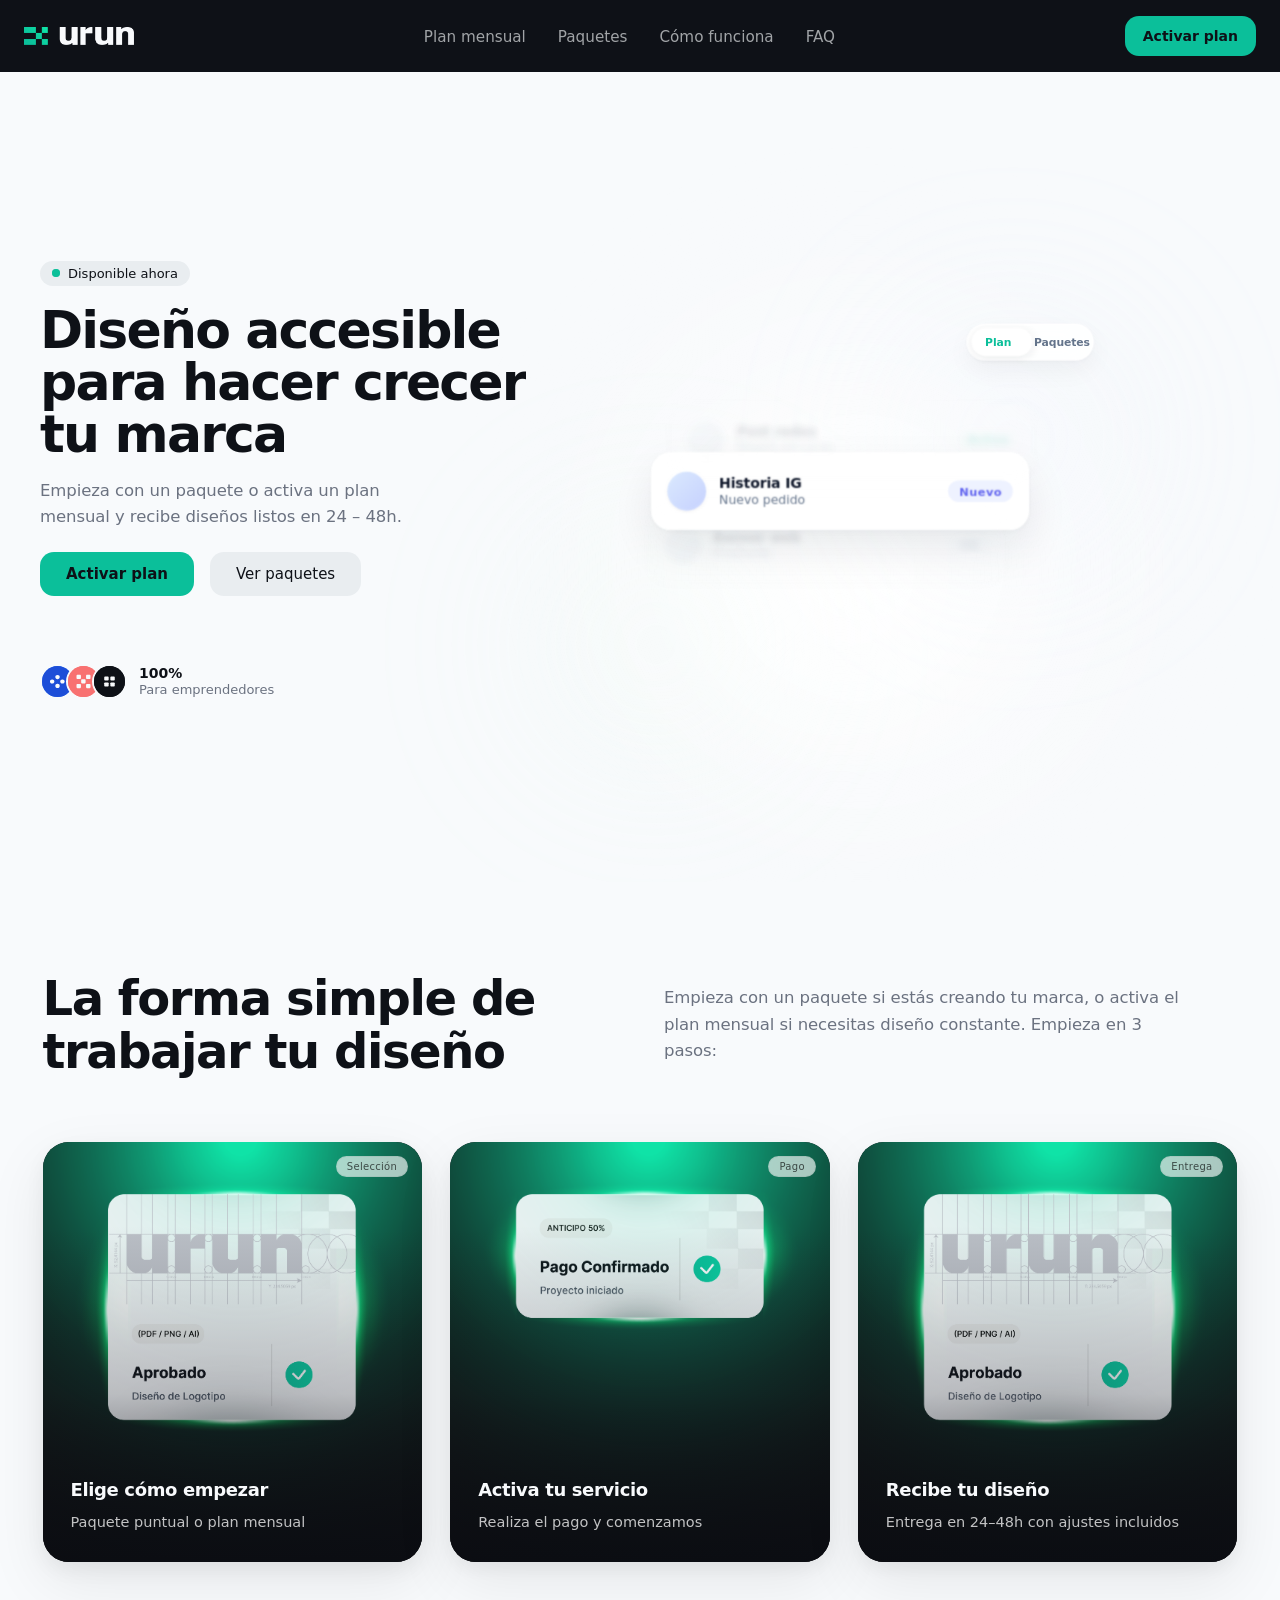
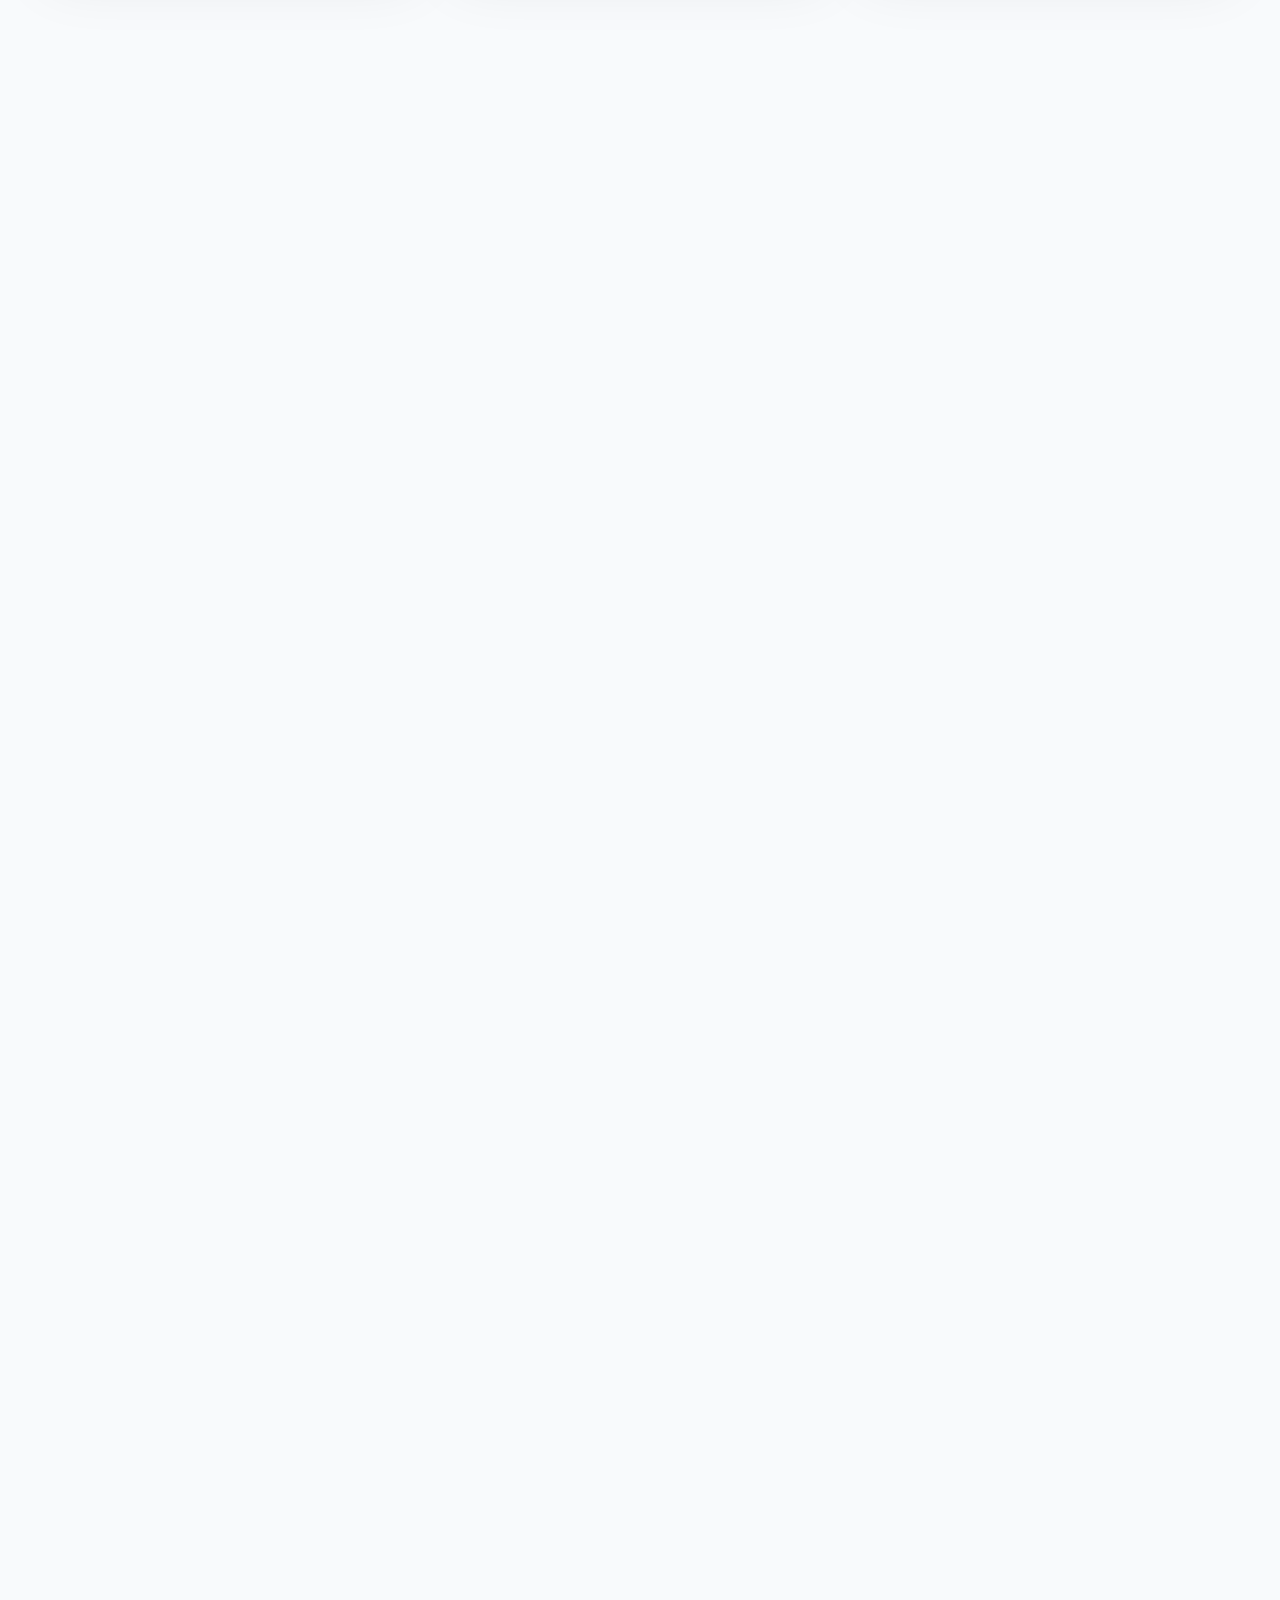
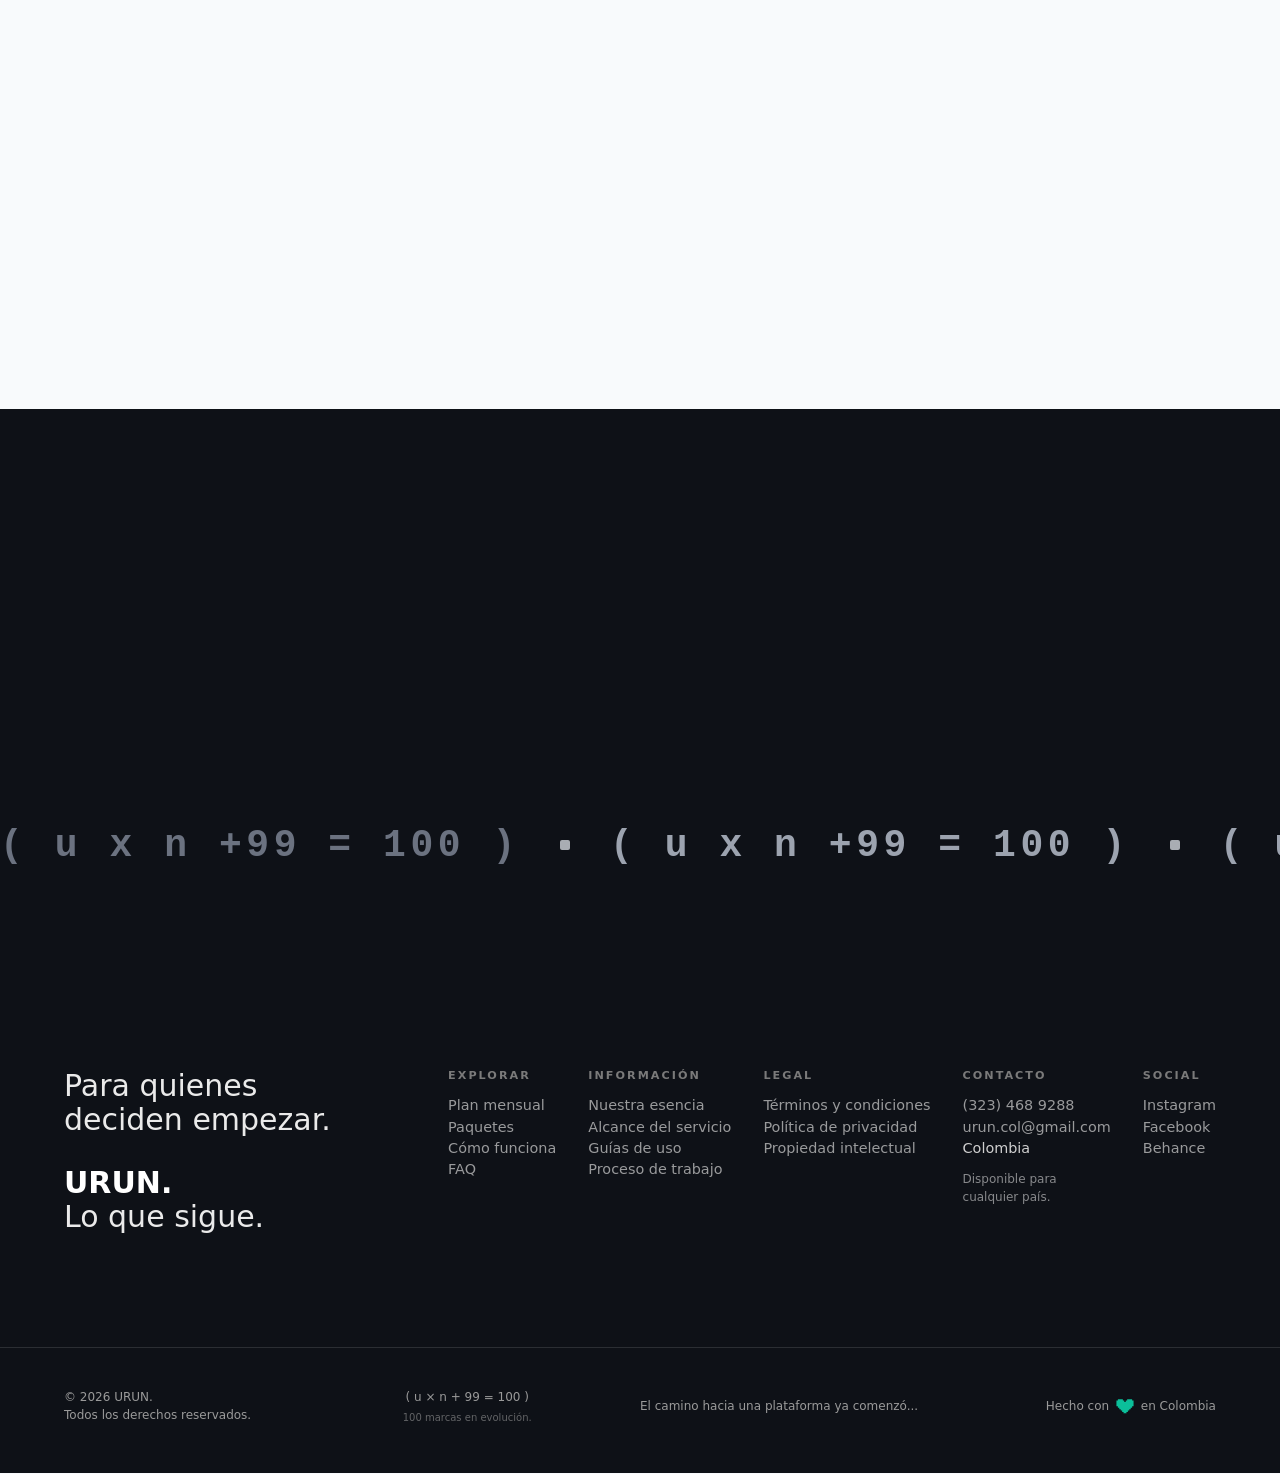
<file: estilo/index.html>
<!DOCTYPE html>
<html lang="es">

<head>
    <meta charset="UTF-8">
    <meta name="viewport" content="width=device-width, initial-scale=1.0">
    <meta http-equiv="X-UA-Compatible" content="ie=edge">
    <title>URUN | Diseño accesible para hacer crecer tu marca</title>
    
    <!-- Fuentes -->
    <link href="https://fonts.googleapis.com/css2?family=Poppins:wght@400;600&display=swap" rel="stylesheet">

    <!-- Estilos CSS -->
    <link rel="stylesheet" href="./style.css">

    <link rel="icon" type="image/svg+xml" href="assets/FAWEB.svg">


</head>

<body>


  <header class="navbar" >
  <nav class="nav-container">

    <a href="#inicio" class="logo">
      <img src="assets/Logo urun.png" alt="URUN" />
    </a>


    <!-- Botón hamburguesa -->
    <button class="menu-toggle" aria-label="Abrir menú">
      <span></span>
      <span></span>
      <span></span>
    </button>





    <!-- Links -->
    <ul class="nav-links">
      <li><a href="#plan-mensual">Plan mensual</a></li>
      <li><a href="#paquetes">Paquetes</a></li>
      <li><a href="#como-funciona">Cómo funciona</a></li>
      <li><a href="#faq">FAQ</a></li>


      
    </ul>

    <!-- CTA -->
   <a 
href="https://wa.me/573234689288?text=Hola,%20estoy%20interesad@%20en%20activar%20el%20plan%20mensual.%20Me%20gustaría%20recibir%20más%20información."
class="btn-nav" target="_blank">
  Activar plan
</a>

  </nav>
</header>



<!-- HERO -->
<section class="hero"  id="inicio">
 <div class="hero-video-box urun-sim" id="heroSim">

  <!-- glow -->
  <div class="urun-glow glow-1"></div>
  <div class="urun-glow glow-2"></div>

  <div class="urun-top">

   

    <label class="urun-switch">

  <input type="checkbox" id="autoSwitch">

  <span class="urun-slider"></span>

  <span class="urun-switch-text left">
    Plan
  </span>

  <span class="urun-switch-text right">
    Paquetes
  </span>

</label>

  </div>

  <div class="urun-simulator simulator-plan" id="simulator">

    <div class="urun-container">

     

      <!-- PLAN -->
      <div class="urun-plan">

        <div class="urun-card top">
          <div class="urun-avatar"></div>

          <div class="urun-info">
            <span>Post redes</span>
            <small>Diseño en curso</small>
          </div>

          <div class="urun-tag">
            Activo
          </div>
        </div>

        <div class="urun-card active">
          <div class="urun-avatar blue"></div>

          <div class="urun-info">
            <span>Historia IG</span>
            <small>Nuevo pedido</small>
          </div>

          <div class="urun-tag new">
            Nuevo
          </div>
        </div>

        <div class="urun-card bottom">
          <div class="urun-avatar"></div>

          <div class="urun-info">
            <span>Banner web</span>
            <small>Finalizado</small>
          </div>

          <div class="urun-tag muted">
            OK
          </div>
        </div>

      </div>

      <!-- PAQUETES -->
      <div class="urun-packages">

        <div class="urun-package top">
          <small>Social</small>
          <strong>$20k</strong>
        </div>

        <div class="urun-package active">
          <small>Branding</small>
          <strong>$80k</strong>
        </div>

        <div class="urun-package bottom">
          <small>Web</small>
          <strong>$30k</strong>
        </div>

      </div>

    </div>

  </div>

</div>

  <div class="hero-container">
    <div class="hero-content">
      <div class="badge">
        <span class="dot"></span>
        Disponible ahora
      </div>

      <h1 class="hero-title">
  Diseño accesible <br>para hacer crecer <br>
  <span>tu marca</span>
</h1>

      <p class="hero-text">
        Empieza con un paquete o activa un plan mensual y recibe diseños listos en 24  – 48h.
      </p>

      <div class="hero-actions">
        <a href="#plan-mensual" class="btn-header">Activar plan</a>
        <a href="#paquetes" class="btn-paquetes">Ver paquetes</a>
      </div>

      <div class="trust-section">
        <div class="avatars">
          <img src="./assets/vm-29.svg" alt="">
          <img src="./assets/dw.svg" alt="">
          <img src="./assets/REDESSOCIALES.svg" alt="">
          
        </div>

        <div class="trust-info">
          <div class="trust-number">100%</div>
          <p class="trust-text">Para emprendedores</p>
        </div>
      </div>

    </div>
  </div>

</section>




































<!--COMO FUNCIONA-->

<section class="how-it-works" id="como-funciona" aria-labelledby="how-title">
  <div class="how-inner">

    <!-- Introducción -->
    <div class="how-intro reveal" >
      <div class="how-intro-left">
        <h2 id="how-title" class="how-title">
        La forma simple de trabajar tu diseño
        </h2>
      </div>

      <div class="how-intro-right">
        <p class="how-intro-paragraph">
       Empieza con un paquete si estás creando tu marca, o activa 
       el plan mensual si necesitas diseño constante. Empieza en 3 pasos:
        </p>
      </div>
    </div>

    <!-- Tarjetas -->
    <div class="how-cards  " role="list">

      <!-- CARD 1 -->
      <article class="how-card card-1 reveal   " role="listitem">
        <div class="card-media">
          <img src="./assets/entrega.png" loading="lazy" alt="Elegir paquete" />
        </div>

     
        <!-- ETIQUETA -->
        <span class="card-tag  ">Selección</span>

        <div class="card-content">
          <h3>Elige cómo empezar</h3>
          <p>Paquete puntual o plan mensual</p>
        </div>
      </article>

      <!-- CARD 2 -->
      <article class="how-card card-2  reveal  " role="listitem">
        <div class="card-media">
          <img src="./assets/pago.png" loading="lazy" alt="Realizar anticipo" />
        </div>

      

        <!-- ETIQUETA -->
        <span class="card-tag">Pago</span>

        <div class="card-content">
          <h3>Activa tu servicio</h3>
          <p>Realiza el pago y comenzamos</p>
        </div>
      </article>

      <!-- CARD 3 -->
      <article class="how-card card-3  reveal  " role="listitem">
        <div class="card-media">
          <img src="./assets/entrega.png" loading="lazy" alt="Recibir diseño" />
        </div>


        <!-- ETIQUETA -->
        <span class="card-tag">Entrega</span>

        <div class="card-content">
          <h3>Recibe tu diseño</h3>
          <p>Entrega en 24–48h con ajustes incluidos</p>
        </div>
      </article>

    </div>
  </div>
</section>





       <!-- PLAN MENSUAL -->

<section class="plan-mensual   reveal  "   >

  <div class="encabezado-plan reveal ">

    <div class="plan-badge">
      PLAN MENSUAL
    </div>

    <h2 class="titulo-plan">
      <span class="linea-1">Diseño continuo</span>
      <span class="linea-2">
        para <span class="gris">marcas activas</span>
      </span>
    </h2>

    <p class="plan-text" id="plan-mensual">
Dale continuidad a tu marca con diseño profesional cada mes. </p>
  </div>

  <div class="contenedor-plan" >
    <div class="layout-plan">

      <div class="caja-bordes reveal ">

        <!-- IZQUIERDA -->
        <div class="lado-izquierdo">
          <div class="servicios">

            <!-- PREVIEW -->
            <div class="preview-ui">

              <div class="card-ui blur top">
  <div class="avatar-ui"></div>
  <div class="info-ui">
    <span class="name-ui">Solicitud</span>
    <span class="mail-ui">Listo para iniciar</span>
  </div>
  <span class="tag-ui tag-nuevo">Nuevo</span>
</div>

<div class="card-ui active">
  <div class="avatar-ui"></div>
  <div class="info-ui">
    <span class="name-ui">Post redes</span>
    <span class="mail-ui">Diseño en curso</span>
  </div>
  <span class="tag-ui tag-activo">Activo</span>
  <div class="cursor-ui"></div>
</div>

<div class="card-ui blur bottom">
  <div class="avatar-ui"></div>
  <div class="info-ui">
    <span class="name-ui">Logo</span>
    <span class="mail-ui">Listo para entrega</span>
  </div>
  <span class="tag-ui tag-ok">OK</span>
</div>

            </div>

            <span class="titulo-servicios">¿Qué puedes solicitar?</span>

            <div class="etiquetas-servicios">
              
              <span>Logotipos</span>
              <span>Post para redes</span>
              <span>Historias y reels gráficos</span>
              <span>Flyers y piezas publicitarias</span>
              <span>Banners y anuncios</span>
              <span>Presentaciones</span>
              <span>Diseño web (UI en Figma)</span>
              <span>Landing pages (Diseño)</span>
              <span>Iconos y gráficos</span>
              <span>Adaptaciones de piezas</span>
              <span>Material para impresión</span>
              <a 
  href="https://wa.me/573234689288?text=Hola,%20estoy%20interesado%20en%20el%20plan%20mensual.%20%C2%BFQu%C3%A9%20otros%20servicios%20puedo%20solicitar%20dentro%20del%20plan?"
  target="_blank"
  rel="noopener noreferrer"
  class="chip-suave"
>
  + solicitudes dentro del alcance
</a>
            </div>

          </div>
        </div>

        <!-- DERECHA -->
        <div class="lado-derecho">

          <span class="badge-plan">Activo</span>

          <h3 class="titulo-plan-card">Plan mensual</h3>
          <p class="subtitulo-card">Diseño todo el mes</p>

          <div class="linea-divisora"></div>

          <div class="precio-plan">
            <span class="valor">$1.000.000</span>
            <span class="moneda">COP / mes</span>
          </div>

          <div class="linea-divisora"></div>

          <div class="caracteristicas-plan">
            <div>
              <p>Solicitud durante todo el mes</p>
              <p>Una solicitud activa a la vez</p>
              <p>Entrega promedio 24–48h</p>
            </div>

            <div>
              <p>Ajustes incluidos</p>
              <p>Trabajo sobre una marca</p>
              <p>Flujo de trabajo continuo</p>
            </div>
          </div>

          <div class="linea-divisora"></div>

<a 
href="https://wa.me/573234689288?text=Hola,%20estoy%20interesad@%20en%20activar%20el%20plan%20mensual.%20Me%20gustaría%20recibir%20más%20información."
class="boton-principal" target="_blank">
Activar plan mensual
</a>
          <p class="texto-global">
            Disponible para trabajar con marcas de cualquier país.
          </p>

        </div>

      </div>

    </div>
  </div>

</section>






<!-- PAQUETES -->

<section class="pk-section   reveal " >

  <div class="pk-header reveal ">

    <div class="plan-badge" >
      PAQUETES
    </div>

    <h2 class="titulo-plan"  id="paquetes">
      <span class="linea-1">Diseño puntual</span>
      <span class="linea-2">
        para <span class="gris">marcas en inicio</span>
      </span>
    </h2>

   <p class="plan-text desktop-text">
  Solicita piezas específicas cuando las necesites. Sin compromisos mensuales y con resultados listos para usar.
</p>


<!-- =====================================
     EXPERIENCIA MÓVIL
===================================== -->


<p class="plan-text mobile-text">
   Solicita servicios específicos sin <br> pagos mensuales.
</p>

  </div>



<!-- =====================================
     EXPERIENCIA MÓVIL
===================================== -->
<!-- =====================================================
     NAVEGACIÓN DE CATEGORÍAS MÓVIL
====================================================== -->
<div class="pk-mobile-navigation">

    <div class="pk-mobile-navigation-header">

        <span>
            Servicios
        </span>

        <strong>
            Elige una categoría
        </strong>

        <small class="pk-mobile-hint">
            Desliza para ver más categorías →
        </small>

    </div>

    <div 
    class="pk-mobile-category-list"
    id="pkMobileCategoryList">

        <!--
            JS podrá reutilizar aquí
            las categorías existentes
        -->

    </div>

</div>


<!-- Overlay -->

<div
class="pk-mobile-overlay"
id="pkOverlay">
</div>


<!-- =====================================================
     BOTTOM SHEET
====================================================== -->

<div
class="pk-mobile-sheet"
id="pkSheet">

    <div class="pk-sheet-handle"></div>

    <div class="pk-sheet-header">

        <div>

            <span class="pk-sheet-label">
                Servicios
            </span>

            <h3>
                ¿Qué necesitas diseñar?
            </h3>

        </div>

        <button
        id="pkCloseSelector"
        class="pk-sheet-close">

            ✕

        </button>

    </div>

    <div
    class="pk-mobile-menu"
    id="pkMobileMenu">
    </div>

</div>

<!-- =====================================================
     FINAL DE LA EXPERIENCIA MOVIL
====================================================== -->





  <div class="pk-container">


    <!-- SIDEBAR -->
    <aside class="pk-sidebar reveal " >

      <div class="pk-filter-card">

  <div class="pk-menu" >

          <!-- BRANDING -->
          <div class="pk-group active" >

            <button class="pk-group-title" type="button">

              <span class="pk-group-label">Crear mi marca</span>

              <span class="pk-chevron-wrap">
                <span class="pk-chevron">+</span>
              </span>

            </button>

            <div class="pk-group-items">

              <div class="pk-item active" data-pk="webflow">
                <span>Diseño de logotipo</span>
                <small>3</small>
              </div>

              <div class="pk-item" data-pk="marca">
                <span>Creación de marca</span>
                <small>4</small>
              </div>

              <div class="pk-item" data-pk="rediseño">
                <span>Rediseño de marca</span>
                <small>3</small>
              </div>

              <div class="pk-item" data-pk="identidad">
                <span>Identidad visual</span>
                <small>3</small>
              </div>

            </div>

          </div>

          <!-- CONTENIDO -->
          <div class="pk-group">

            <button class="pk-group-title" type="button">

              <span class="pk-group-label">Redes sociales</span>

              <span class="pk-chevron-wrap">
                <span class="pk-chevron">+</span>
              </span>

            </button>

            <div class="pk-group-items">

              <div class="pk-item" data-pk="framer">
                <span>Redes sociales</span>
                <small>5</small>
              </div>

              <div class="pk-item" data-pk="comercial">
                <span>Presentación comercial</span>
                <small>3</small>
              </div>

              <div class="pk-item" data-pk="video">
                <span>Video y motion</span>
                <small>3</small>
              </div>

            </div>

          </div>

          <!-- DIGITAL -->
          <div class="pk-group">

            <button class="pk-group-title" type="button">

              <span class="pk-group-label">Mi página web</span>

              <span class="pk-chevron-wrap">
                <span class="pk-chevron">+</span>
              </span>

            </button>

            <div class="pk-group-items">

              <div class="pk-item" data-pk="diseñoweb">
                <span>Diseño web</span>
                <small>3</small>
              </div>

              <div class="pk-item" data-pk="desarrollo">
                <span>Desarrollo web</span>
                <small>4</small>
              </div>

            </div>

          </div>

          <!-- IMPRESIÓN -->
          <div class="pk-group">

            <button class="pk-group-title" type="button">

              <span class="pk-group-label">Productos</span>

              <span class="pk-chevron-wrap">
                <span class="pk-chevron">+</span>
              </span>

            </button>

            <div class="pk-group-items">

              <div class="pk-item" data-pk="etiqueta">
                <span>Etiquetas y packaging</span>
                <small>2</small>
              </div>

            </div>

          </div>

          <!-- EXPRESS -->
          <div class="pk-group">

            <button class="pk-group-title" type="button">

              <span class="pk-group-label">Diseños rápidos</span>

              <span class="pk-chevron-wrap">
                <span class="pk-chevron">+</span>
              </span>

            </button>

            <div class="pk-group-items">

              <div class="pk-item" data-pk="rapido">
                <span>Diseño express</span>
                <small>1</small>
              </div>

            </div>

          </div>

        </div>

      </div>

    </aside>

    <!-- CONTENT -->
    <div class="pk-content reveal ">

      <div class="pk-carousel">

        <div class="pk-viewport">
          <div class="pk-track" id="pkTrack"></div>
        </div>

      <div class="pk-controls">

    <button class="pk-arrow pk-left">‹</button>

    <small class="pk-packages-hint">
        Desliza para ver más paquetes
    </small>

    <button class="pk-arrow pk-right">›</button>

</div>

      </div>

    </div>

 <div class="pk-scroll-fade bottom"></div>





</section>

<!-- FIN DE PAQUETES -->













<!-- VISION -->

<section class="vision reveal" id="esencia">

  <div class="vision-header reveal">

    <!-- DESKTOP -->
    <h2 class="titulo-plan vision-titulo desktop-vision-title">
      <span class="linea-1">+5 años acompañando marcas</span>
      <span class="linea-2">
        en <span class="gris">Colombia y otros países</span>
      </span>
    </h2>

   <!-- MOBILE -->
<h2 class="titulo-plan vision-titulo mobile-vision-title">
    <span class="linea-1">
        +5 años acompañando marcas en<span class="gris"> Colombia <br> y otros países</span> 
    </span>
    
  
</h2>

    <!-- DESKTOP -->
    <p class="vision-sub desktop-vision-sub">
      Ideas que comenzaron con una visión y hoy continúan creciendo.
    </p>

    <!-- MOBILE 
    <p class="vision-sub mobile-vision-sub">
      Historias reales construidas paso a paso.
    </p>-->

  </div>

  <div class="vision-wrapper">

    <!-- TOP -->

    <div class="vision-top reveal">

      <div class="vision-card">

        <div class="vision-icon">
          <img src="./assets/enfoque1.svg" class="vision-icon-img">
        </div>

        <div>

          <p class="vision-label">
            Actualmente
          </p>

          <h4>
            Diseño para emprendedores
          </h4>

          <div class="vision-meta">

            <span class="vision-dot">
              <span class="dot-square"></span>
            </span>

            <span>
              Paquetes | Plan Activo
            </span>

          </div>

        </div>

      </div>

      <div class="vision-card">

        <div class="vision-icon">
          <img src="./assets/actuall.svg" class="vision-icon-img">
        </div>

        <div>

          <p class="vision-label">
            Nuestro enfoque
          </p>

          <h4>
            Sistema de diseño
          </h4>

          <div class="vision-meta">

            <span class="vision-badge">
              Ecosistema
            </span>

            <span>
              (u × n + 99 = 100)
            </span>

          </div>

        </div>

      </div>

    </div>

    <!-- BOTTOM -->

    <div class="vision-bottom reveal">

      <!-- IZQUIERDA -->

     <div class="vision-box">

    <!-- DESKTOP -->
    <p class="vision-label desktop-only">
      
      CREEMOS
    </p>

    <!-- MOBILE -->
    

   <!-- DESKTOP -->
<h3 class="desktop-only">
  En quienes deciden empezar.
</h3>

<h3 class="mobile-only">
  Creemos en quienes <br> deciden empezar.
</h3>

    
   <p class="vision-intro desktop-only">
  Las grandes historias no comienzan <br> siendo grandes.
</p>

    <button
      class="vision-btn esencia-toggle"
      aria-expanded="false">

      <span class="vision-btn-text">
        Nuestra esencia
      </span>

      <span class="vision-toggle-icon">
        +
      </span>

    </button>

    <div class="vision-story">

      <div class="manifest-header">

        <span>
          MANIFIESTO URUN
        </span>

        <p>
          Una historia construida paso a paso.
        </p>

      </div>

          <div class="manifest-progress">
            <div class="manifest-progress-bar"></div>
          </div>

          <div class="manifest-reading">

            <div class="manifest-text">

              <p>
                Creemos en los pequeños negocios. En las ideas que comienzan en una libreta, en una habitación o en una conversación cualquiera.
                Creemos en quienes deciden empezar, incluso cuando todavía no tienen todo resuelto. Porque las grandes historias rara vez comienzan siendo grandes.
              </p>

              <p>
                Comienzan cuando alguien decide seguir adelante. Con una primera venta. Con un primer cliente. Con un pequeño espacio convertido en oficina.
                Con alguien que se atreve a imaginar una siguiente versión de sí mismo.
              </p>

              <p>
                Las que no esperan el momento perfecto. Las que hacen que las cosas sucedan.
                URUN existe para acompañar ese proceso. Para crecer junto a quienes están creando.
                Porque detrás de cada gran marca hubo un pequeño negocio que decidió no detenerse.
                Y siempre creemos que lo mejor está por venir.
              </p>

            </div>

            <div class="vision-final">

              <strong>URUN</strong>

              <span>Lo que sigue...</span>

            </div>

          </div>

        </div>

      </div>

      <!-- DERECHA -->

      <div class="vision-box">

        <p class="vision-label desktop-only">
          MARCAS EN EVOLUCIÓN
        </p>

        <h3>
          Historias reales.
        </h3>

        <p class="vision-intro">
          Acompañamos emprendedores y marcas <br>
          que hoy están construyendo su próxima etapa.
        </p>

        <a
          href="https://www.instagram.com/angelicatoloza.col/"
          class="vision-btn"
          target="_blank">

          <span class="vision-btn-text">
            Ver proyectos
          </span>

        </a>

      </div>

    </div>

  </div>

</section>










<!-- SECCION PREGUNTAS -->
<section class="faq-saas  reveal  " id="faq"  >

  <div class="faq-wrapper">

    <!-- HEADER -->
   <div class="faq-header reveal ">
 <span class="plan-badge">FAQ</span>
<h2 class="faq-title">Resolvemos tus dudas</h2>
</div>

    <div class="faq-layout">

      <!-- CATEGORÍAS -->
      <aside class="faq-sidebar reveal ">
        <button class="faq-tab active" data-category="empezar">Empezar</button>
        <button class="faq-tab" data-category="plan">Plan activo</button>
        <button class="faq-tab" data-category="paquetes">Paquetes</button>
        <button class="faq-tab" data-category="proceso">Proceso</button>
        <button class="faq-tab" data-category="soporte">Soporte</button>
      </aside>

      <!-- PREGUNTAS -->
      <div class="faq-questions reveal" id="faqQuestions"></div>

    </div>

  </div>

</section>





<section class="urun-final">

  <div class="urun-final-inner">

  <!-- TEXTO -->
  <div class="urun-final-text reveal ">

    

    <h2 class="titulo-plan cta-titulo">
      <span class="linea-1">Toda gran historia</span>
      <span class="linea-2">
        comienza con una <span class="gris">idea.</span>
      </span>
    </h2>

    <p class="final-text">
   Nos gustaría acompañarte
en lo que sigue
    </p>

    <div class="urun-final-buttons">
      <a 
href="https://wa.me/573234689288?text=Hola,%20estoy%20interesad@%20en%20empezar%20mi%20proyecto.%20Me%20gustaría%20recibir%20más%20información."
class="btn-header" target="_blank">
Empezar hoy
</a>
      <a href="#paquetes" class="btn-paquetes">Ver paquetes</a>
    </div>

  </div>


   <!-- ICONO -->
<div class="urun-final-visual reveal ">
  <div class="icon-wrap">
    <img src="./assets/icono de logo.png" loading="lazy" alt="URUN icono">
  </div>
</div>

  </div>

</section>














<!-- SECCION SUB MARCA CARRUSEL -->

<section class="formula-strip">
  <div class="formula-track">

    <span class="formula-text dark">( u x n +99 = 100 )</span>
    <span class="formula-sep"></span>

    <span class="formula-text light">( u x n +99 = 100 )</span>
    <span class="formula-sep"></span>

    <span class="formula-text light">( u x n +99 = 100 )</span>
    <span class="formula-sep"></span>

    <span class="formula-text dark">( u x n +99 = 100 )</span>
    <span class="formula-sep"></span>

    <span class="formula-text light">( u x n +99 = 100 )</span>
    <span class="formula-sep"></span>

    <span class="formula-text light">( u x n +99 = 100 )</span>

  </div>
</section>


















  <!-- SECCION FOOTER -->

<footer class="urun-footer">

  <div id="footer" class="urunf-top">

    <!-- MARCA -->

    <div class="urunf-brand">

      <p class="urunf-title">

        <span class="urunf-linea-1">
          Para quienes<br>
          deciden empezar.
        </span>

        <span class="urunf-separador"></span>

        <span class="urunf-brand-name">
          URUN.
        </span>

        <span class="urunf-linea-2">
          Lo que sigue.
        </span>

      </p>

    </div>

    <!-- COLUMNAS -->

    <div class="urunf-columns">

      <div class="urunf-col">

        <h5>Explorar</h5>

        <ul>
          <li><a href="#plan-mensual">Plan mensual</a></li>
          <li><a href="#paquetes">Paquetes</a></li>
          <li><a href="#como-funciona">Cómo funciona</a></li>
          <li><a href="#proyectos">FAQ</a></li>
        </ul>

      </div>

      <div class="urunf-col">

        <h5>Información</h5>

        <ul>
          <li><a href="nuestraesencia.html">Nuestra esencia</a></li>
          <li><a href="alcance.html">Alcance del servicio</a></li>
          <li><a href="guia.html">Guías de uso</a></li>
          <li><a href="proceso.html">Proceso de trabajo</a></li>
        </ul>

      </div>

      <div class="urunf-col">

        <h5>Legal</h5>

        <ul>
          <li><a href="terminos.html">Términos y condiciones</a></li>
          <li><a href="politica.html">Política de privacidad</a></li>
          <li><a href="intelectual.html">Propiedad intelectual</a></li>
        </ul>

      </div>

      <div class="urunf-col">

        <h5>Contacto</h5>

        <ul>
       <li>
  <a href="https://wa.me/573234689288?text=Hola%20URUN,%20quiero%20más%20información" target="_blank">
    (323) 468 9288
  </a>
</li>

<li>
  <a href="mailto:urun.col@gmail.com">
    urun.col@gmail.com
  </a>
</li>
          <li>Colombia</li>
        </ul>

        <small class="urunf-note">
          Disponible para <br> cualquier país.
        </small>

      </div>

      <div class="urunf-col">

        <h5>Social</h5>

        <ul>
         <li>
  <a href="https://www.instagram.com/angelicatoloza.col/" target="_blank" rel="noopener noreferrer">
    Instagram
  </a>
</li>

<li>
  <a href="https://www.facebook.com/angelicatoloza.col/" target="_blank" rel="noopener noreferrer">
    Facebook
  </a>
</li>

<li>
  <a href="https://www.behance.net/couftoloza" target="_blank" rel="noopener noreferrer">
    Behance
  </a>
</li>
        </ul>

      </div>

    </div>

  </div>

  <div class="urunf-divider"></div>

  <div class="urunf-bottom">

    <div class="urunf-item">
      © 2026 URUN.
      <br>
      Todos los derechos reservados.
    </div>

    <div class="urunf-item urunf-formula">
      <strong>( u × n + 99 = 100 )</strong>
      <small>100 marcas en evolución.</small>
    </div>

    <div class="urunf-item">
      El camino hacia una plataforma ya comenzó...
    </div>

     <div class="urunf-item urunf-right">
      Hecho con
      <img src="./assets/CORAZON PIXELADO.svg" class="urunf-heart"> <span class="colombia">en Colombia </span></div>  


  </div>

</footer>











 

    <!-- Scripts JS -->
    <script src="script.js"></script>
</body>

</html>
</file>
<file: estilo/style.css>
/* RESET BÁSICO */
* {
  margin: 0;
  padding: 0;
  box-sizing: border-box;
}

html{
  scroll-behavior:smooth;
}



:root {
  --color-fondo: #0e1117; 
  --color-fondo-claro: #f8fafc;
   --color-botones: #0bbf9a;
   --hover:#0fe3a7;
   --gris-claro:#f0f0f0;
--colordemenu:#919191;
  --color-parrafos:  #6B7280;
  --coloretiqueta:#e9edf0;
  ---colorhoveroscuro:#e5e7eb;
}



body {
  font-family: 'Inter', system-ui, sans-serif;
  color: var(--color-fondo-claro);
  min-height: 100vh;
  position: relative;



  
  /* FONDO BASE */
  background-color: var(--color-fondo-claro);

 
}



/* ===============================
   NAVBAR — TRANSLÚCIDO PREMIUM
================================ */

.navbar {
  width: 100%;
  padding: 16px 0;
  position: sticky;
  top: 0;
  z-index: 100;

  /* #1f1f1f convertido a traslúcido */
  background: var(--color-fondo);
  
}

/* Estado oculto */
.navbar.nav-hidden {
  opacity: 0;
}

/* ===============================
   CONTENEDOR ANCHO
================================ */
.nav-container {
  max-width: 1520px;
  margin: 0 auto;
  padding: 0 24px;

  display: flex;
  align-items: center;
  justify-content: space-between;
 
}

/* ===============================
   LOGO
================================ */
.logo {
  position: relative;
  display: flex;
  align-items: center;
}

.logo img {
  height: 18px;
  display: block;
}

/* TEXTO META */
.logo-meta {
  position: absolute;
  top: 100%;
  left: 0;

  margin-top: 5px;
  font-size: 11px;
  color: var(--color-parrafos); /* gris UI */
  white-space: nowrap;
  pointer-events: none;
}

@media (max-width: 768px) {
  .logo-meta {
    display: none;
  }
}

/* ===============================
   LINKS
================================ */
.nav-links {
  display: flex;
  gap: 32px;
  list-style: none;

  
}

.nav-links a {
  text-decoration: none;
  color: #A1A4A7;
  font-size: 0.95rem;
  position: relative;
  transition: color 0.25s ease;
 
}

/* Hover y activo */
.nav-links a:hover,
.nav-links a.active {
  color: var(--color-fondo-claro);
}

/* Línea activa product UI */
.nav-links a.active::after {
  content: "";
  position: absolute;
  left: 0;
  bottom: -6px;

  width: 100%;
  height: 2px;
  border-radius: 2px;
  background: var(--color-botones);
}









/* ===============================
   BOTÓN NAV (LIMPIO)
================================ */
.btn-nav {
  height: 40px;
  padding: 0 18px;

  display: inline-flex;
  align-items: center;
  justify-content: center;
  gap: 6px;

  font-size: 14px;
  font-weight: 600;
  line-height: 1;

   border-radius: 14px;


  /* verde sólido (sin degradado llamativo) */
  background: var(--color-botones);
  color: var(--color-fondo);

  text-decoration: none;
}

/* hover muy sutil (sin movimiento) */
.btn-nav:hover {
  background: var(--hover);
}

/* ===============================
   ACA INICIA LA VERSION MOVIL
================================ */

@media (max-width:768px){

    html,
    body{
        max-width:100%;
        overflow-x:hidden;
    }

    *{
        box-sizing:border-box;
    }

    img{
        max-width:100%;
        height:auto;
    }

    .pk-container,
    .pk-content,
    .pk-track,
    .pk-viewport{
        max-width:100%;
        min-width:0;
    }

}




/* ===============================
   NAVBAR MOBILE — SAAS STYLE
================================ */

@media (max-width:768px){


.navbar{
  padding:14px 0;
  position:sticky;
  top:0;
  z-index:200;
}



.nav-container{

  padding:0 15px;

  display:flex;
  flex-direction:row;
  justify-content:space-between;
  align-items:center;

}



.logo img{
  height:18px;
}



.logo-meta{
  display:none;
}



/* ocultar botón original */
.nav-container > .btn-nav{
  display:none;
}



/* menu */

.nav-links{
  position:fixed;
  top:0;
  right:0;

  width:100%;
  height:100vh;

  

  padding:100px 15px 30px;

  display:flex;
  flex-direction:column;
  gap:24px;

  background:var(--color-fondo);

  opacity:0;
  visibility:hidden;

  transform:translateX(100%);
  transition:transform .35s ease, opacity .25s ease;

  z-index:999;
}


.nav-links.active{
  opacity:1;
  visibility:visible;
  transform:translateX(0);
}


.nav-links li{

  list-style:none;
  width:100%;

}



.nav-links a{
  display:block;
  padding:10px 0;
  font-size:clamp(18px, 5vw, 24px);
  font-weight:400;
  line-height:1.2;
  letter-spacing:-0.3px;
  color:var(--colordemenu);
  text-decoration:none;
}



/* boton dentro menu */
.nav-links::after{
  content:"Activar plan";

  display:flex;
  justify-content:center;
  align-items:center;

  width:100%;
  height:55px;

  margin-top:20px;

  border-radius:14px;

  background:var(--color-botones);
  color:var(--color-fondo);

  font-size:18px;
  font-weight:600;
}

/* hamburguesa */

.menu-toggle{
  display:flex;
  width:42px;
  height:42px;
  flex-direction:column;
  justify-content:center;
  align-items:center;
  gap:5px;
  border:none;
  background:transparent;
  position:relative;
  z-index:1000;
}


.menu-toggle span{

  width:20px;
  height:2px;

  background:var(--colordemenu);

  border-radius:10px;

  transition:.25s;

}



.menu-toggle.active span:nth-child(1){

 transform:translateY(7px) rotate(45deg);

}


.menu-toggle.active span:nth-child(2){

 opacity:0;

}


.menu-toggle.active span:nth-child(3){

 transform:translateY(-7px) rotate(-45deg);

}


}




@media (min-width:769px){

.menu-toggle{
 display:none;
}

}





/* SECCION DE INICIO */

/* ===============================
   HERO
================================ */
.hero {
  display: flex;
  align-items: center;
  justify-content: space-between;
  width: 100%;
  min-height: 90vh;
  background: var(--color-fondo-claro);
  position: relative;
  overflow: hidden;
}



/* ===============================
   CONTENIDO
================================ */
.hero-container {
  position: relative;
  z-index: 2;
  max-width: 1200px;
  margin: 0 auto;
  width: 100%;
}

.hero-content {
  position: relative;
  z-index: 2;
  max-width: 600px;
}

.hero-title {
  color: var(--color-fondo);
}

.hero-text {
  color: #5F6368;
  max-width: 460px;
  
}



/* ===============================
   CONTENIDO IZQUIERDO
================================ *//* ===============================
   CONTENIDO IZQUIERDO (FIX REAL)
================================ */
/* ===============================
   CONTENIDO IZQUIERDO
================================ */
.hero-content {
  max-width: 520px;

  display: flex;
  flex-direction: column;
  align-items: flex-start;
  gap: 18px;
}


/* ===============================
   BADGE (BAJA UN POCO)
================================ */
.badge {
  display: inline-flex;
  align-items: center;
  justify-content: center;

  gap: 8px;

  font-size: 13px;
  font-weight: 500;

  color: var(--color-fondo);

  background: var(--coloretiqueta);
  padding: 6px 12px;
  border-radius: 999px;

  line-height: 1;

  margin-top: 6px; /* 👈 BAJA la etiqueta */
}


/* ===============================
   TÍTULO
================================ */
.hero-title {
  font-size: clamp(36px, 4.5vw, 52px);
  font-weight: 700;

  line-height: 1;
  letter-spacing: -0.035em;

  background: var(--color-fondo);
  -webkit-background-clip: text;
  -webkit-text-fill-color: transparent;
  background-clip: text;

  text-rendering: optimizeLegibility;
}


/* ===============================
   PÁRRAFO
================================ */
.hero-text {
  font-size: 16.5px;
  line-height: 1.55;

  color: #6B7280;

  letter-spacing: -0.005em;

  max-width: 480px;
  text-wrap: balance;
}


/* ===============================
   ACCIONES
================================ */
.hero-actions {
  display: flex;
  gap: 16px;
  flex-wrap: wrap;
  margin-top: 5px;
  
  
}


/* BOTÓN PRINCIPAL */
.btn-header {
  height: 44px;
  padding: 0 26px;

  display: inline-flex;
  align-items: center;
  justify-content: center;
  gap: 6px;

  font-size: 15px;
  font-weight: 600;
  line-height: 1;

   border-radius: 14px;


  background: var(--color-botones);
  color: var(--color-fondo);

  text-decoration: none;
  transition: all 0.2s ease;
}

.btn-header:hover {
  background: var(--hover);
}

.btn-header:active {
  background: #09a884;
}


/* BOTÓN SECUNDARIO */
.btn-paquetes {
  height: 44px;
  padding: 0 26px;

  display: inline-flex;
  align-items: center;
  justify-content: center;

  font-size: 15px;
  font-weight: 500;
  border-radius: 14px;

  background: var(--coloretiqueta);
  color: var(--color-fondo);

  text-decoration: none;
  transition: all 0.2s ease;
}

.btn-paquetes:hover {
  background: var(---colorhoveroscuro);
}

.btn-paquetes:active {
  background: #d7d7d7;
}



/* ===============================
   TRUST (BAJA UN POCO)
================================ */
.trust-section {
  display: flex;
  align-items: center;
  gap: 12px;

  margin-top: 50px; /* 👈 BAJA avatars + info */
}


/* ===============================
   AVATARS
================================ */
.avatars {
  display: flex;
  align-items: center;
}

.avatars img {
  width: 35px;
  height: 35px;

  border-radius: 50%;
  border: 2px solid var(--color-fondo-claro);

  margin-left: -9px;

  object-fit: cover; /* cambia contain por cover */
  padding: 0;

  display: block;
}

.avatars img:first-child {
  margin-left: 0;
}

/* colores */
.avatars img:nth-child(1) {
  background: #3b82f6;
}

.avatars img:nth-child(2) {
  background: #f87171;
}

.avatars img:nth-child(3) {
  background: var(--color-fondo);
}


/* ===============================
   INFO
================================ */
.trust-info {
  display: flex;
  flex-direction: column;
  justify-content: center;
  line-height: 1.2;
}

.trust-number {
  font-size: 14px;
  font-weight: 600;
  color: var(--color-fondo);
}

.trust-text {
  font-size: 13px;
  color: var(--color-parrafos);
}


/* ===============================
   DOT
================================ */
.dot {
  width: 8px;
  height: 8px;

  background-color: var(--color-botones);
  border-radius: 50%;

  position: relative;
  flex-shrink: 0;
}

.dot::after {
  content: "";
  position: absolute;
  inset: 0;

  background-color: var(--color-botones);
  border-radius: 50%;

  animation: pulse 1.6s infinite;
  opacity: 0.6;
}

@keyframes pulse {
  0% {
    transform: scale(1);
    opacity: 0.6;
  }
  70% {
    transform: scale(2);
    opacity: 0;
  }
  100% {
    transform: scale(2);
    opacity: 0;
  }
}

/* ===============================
   HERO RIGHT UI (SIMULADOR)
================================ */
/* BASE */
  .urun-sim{
    background: rebeccapurple;
  position:absolute;
  right:150px;
  top:60%;

  transform:
  translateY(-50%)
  scale(1.08);

  width:580px;
  height:460px;

  overflow:visible;

  pointer-events:none;

  isolation:isolate;

  background:transparent;
  border:none;
  box-shadow:none;

  backdrop-filter:none;
  -webkit-backdrop-filter:none;
}

/* =========================
GLOW
========================= */

.urun-glow{
  position:absolute;

  border-radius:999px;

  filter:blur(90px);

  opacity:.14;

  pointer-events:none;

  z-index:0;
}

.glow-1{
  width:220px;
  height:220px;

  background:#dbeafe;

  top:10px;
  right:20px;
}

.glow-2{
  width:220px;
  height:220px;

  background:#dcfce7;

  bottom:40px;
  left:10px;
}

/* =========================
TOP
========================= */

.urun-top{
  position:relative;
  z-index:5;

  height:60px;

  display:flex;
  align-items:center;
  justify-content:flex-end;

  padding:0 55px 0 24px;
  margin-bottom:10px;
}


.urun-mode{
  font-size:13px;
  font-weight:600;

  letter-spacing:-0.01em;

  color:#475569;

  transition:
  opacity .45s ease,
  transform .45s ease;
}

/* =========================
SWITCH
========================= */
/* =========================
SWITCH
========================= */

.urun-switch{
  width:118px;
  height:34px;

  position:relative;

  pointer-events:auto;

  display:flex;
  align-items:center;

  cursor:pointer;
}

.urun-switch input{
  opacity:0;

  position:absolute;

  inset:0;

  z-index:5;

  cursor:pointer;
}

.urun-slider{
  position:absolute;
  inset:0;

  border-radius:999px;

  background:
  rgba(255,255,255,.88);

  backdrop-filter:blur(12px);
  -webkit-backdrop-filter:blur(12px);

  border:
  1px solid rgba(255,255,255,.72);

  box-shadow:
  0 10px 24px rgba(15,23,42,.05),
  0 2px 6px rgba(15,23,42,.03);
}

.urun-slider::before{
  content:"";

  position:absolute;

  width:56px;
  height:26px;

  top:3px;
  left:4px;

  border-radius:999px;

  background:#ffffff;

  box-shadow:
  0 2px 8px rgba(15,23,42,.08);

  transition:
  transform .4s cubic-bezier(.22,1,.36,1);
}

.urun-switch input:checked + .urun-slider::before{
  transform:translateX(54px);
}

.urun-switch-text{
  position:relative;

  z-index:3;

  width:50%;

  text-align:center;

  font-size:10px;
  font-weight:700;

  letter-spacing:-0.01em;

  color:#64748b;

  user-select:none;

  transition:
  color .35s ease;
}

.urun-switch .left{
  color:#0bbf9a;
}

.urun-switch input:checked ~ .left{
  color:#64748b;
}

.urun-switch input:checked ~ .right{
  color:var(--color-botones);
}

/* =========================
CONTAINER
========================= */

.urun-container{
  position:relative;

  height:320px;

  margin-top:24px;
}

/* SOFT STAGE */

.urun-container::before{
  content:"";

  position:absolute;
  inset:-40px;

  border-radius:40px;

  background:
  radial-gradient(
    circle at center,
    rgba(255,255,255,.72),
    rgba(255,255,255,.18) 45%,
    transparent 75%
  );

  filter:blur(20px);

  z-index:0;
}

/* =========================
FLOAT
========================= */

@keyframes floatSoft{

  0%{
    transform:
    translateX(-50%)
    translateY(0px)
    scale(1);
  }

  50%{
    transform:
    translateX(-50%)
    translateY(-6px)
    scale(1.01);
  }

  100%{
    transform:
    translateX(-50%)
    translateY(0px)
    scale(1);
  }

}

/* =========================
COMMON TRANSITIONS
========================= */

.urun-plan,
.urun-packages{
  position:relative;

  z-index:2;

  will-change:
  transform,
  opacity,
  filter;
}

/* =========================
PLAN DEFAULT
========================= */

.urun-plan{
  opacity:1;

  filter:blur(0px);

  transform:
  translateY(0px)
  scale(1);

  transition:
  opacity .7s cubic-bezier(.22,1,.36,1),
  transform .7s cubic-bezier(.22,1,.36,1),
  filter .7s cubic-bezier(.22,1,.36,1);
}

/* =========================
CARD BASE
========================= */

.urun-card{
  position:absolute;
  left:50%;

  width:350px;
  height:72px;

  transform:translateX(-50%);

  border-radius:18px;

  background:
  rgba(255,255,255,.88);

  backdrop-filter:blur(12px);
  -webkit-backdrop-filter:blur(12px);

  border:
  1px solid rgba(255,255,255,.72);

  display:flex;
  align-items:center;
  gap:12px;

  padding:12px 14px;

  box-shadow:
  0 10px 30px rgba(15,23,42,.05),
  0 2px 6px rgba(15,23,42,.03);

  transition:
  all .55s cubic-bezier(.22,1,.36,1);

  animation:
  floatSoft 6s ease-in-out infinite;

  z-index:2;
}

/* PREMIUM LIGHT */

.urun-card::before,
.urun-package::before{
  content:"";

  position:absolute;
  top:0;
  left:0;

  width:100%;
  height:1px;

  background:
  linear-gradient(
    90deg,
    transparent,
    rgba(255,255,255,.95),
    transparent
  );
}

/* =========================
TOP CARD
========================= */

.urun-card.top{
  top:0;
  left:52%;

  opacity:.16;

  filter:blur(3px);

  transform:
  translateX(-50%)
  scale(.96);

  animation-delay:0s;
}

/* =========================
ACTIVE CARD
========================= */

.urun-card.active{
  top:48px;

  z-index:4;

  opacity:1;

  box-shadow:
  0 18px 40px rgba(15,23,42,.09),
  0 2px 8px rgba(15,23,42,.04);

  animation-delay:.8s;
}

/* =========================
BOTTOM CARD
========================= */

.urun-card.bottom{
  top:98px;
  left:48%;

  opacity:.14;

  filter:blur(3px);

  transform:
  translateX(-50%)
  scale(.94);

  animation-delay:1.6s;
}

/* =========================
AVATAR
========================= */

.urun-avatar{
  width:36px;
  height:36px;

  border-radius:50%;

  flex-shrink:0;

  background:
  linear-gradient(
    135deg,
    #e2e8f0,
    #cbd5e1
  );

  box-shadow:
  0 1px 2px rgba(0,0,0,.06);
}

.urun-avatar.blue{
  background:
  linear-gradient(
    135deg,
    #dbeafe,
    #c7d2fe
  );
}

/* =========================
INFO
========================= */

.urun-info{
  display:flex;
  flex-direction:column;

  gap:2px;

  line-height:1.1;
}

.urun-info span{
  font-size:13px;
  font-weight:600;

  letter-spacing:-0.01em;

  color:#0f172a;
}

.urun-info small{
  font-size:11.5px;
  font-weight:500;

  color:#64748b;
}

/* =========================
TAG
========================= */

.urun-tag{
  margin-left:auto;

  font-size:10.5px;
  font-weight:700;

  letter-spacing:.04em;

  padding:4px 10px;

  border-radius:999px;
}

.urun-tag{
  background:#ecfdf5;
  color:#0bbf9a;
}

.urun-tag.new{
  background:#eef2ff;
  color:#6366f1;
}

.urun-tag.muted{
  background:#f1f5f9;
  color:#64748b;
}

/* =========================
PACKAGES DEFAULT
========================= */

.urun-packages{
  position:absolute;
  inset:0;

  opacity:0;

  filter:blur(10px);

  transform:
  translateY(18px)
  scale(.96);

  pointer-events:none;

  transition:
  opacity .7s cubic-bezier(.22,1,.36,1),
  transform .7s cubic-bezier(.22,1,.36,1),
  filter .7s cubic-bezier(.22,1,.36,1);
}

/* =========================
PACKAGE BASE
========================= */

.urun-package{
  position:absolute;
  left:50%;

  width:250px;
  height:105px;

  transform:translateX(-50%);

  border-radius:22px;

  background:
  rgba(255,255,255,.88);

  backdrop-filter:blur(12px);
  -webkit-backdrop-filter:blur(12px);

  border:
  1px solid rgba(255,255,255,.72);

  box-shadow:
  0 10px 30px rgba(15,23,42,.05),
  0 2px 6px rgba(15,23,42,.03);

  display:flex;
  flex-direction:column;
  align-items:center;
  justify-content:center;

  gap:8px;

  transition:
  all .55s cubic-bezier(.22,1,.36,1);

  animation:
  floatSoft 6s ease-in-out infinite;

  z-index:2;
}

/* =========================
TOP PACKAGE
========================= */

.urun-package.top{
  top:0;
  left:52%;

  opacity:.16;

  filter:blur(3px);

  transform:
  translateX(-50%)
  scale(.94);

  animation-delay:0s;
}

/* =========================
ACTIVE PACKAGE
========================= */

.urun-package.active{
  top:58px;

  z-index:4;

  box-shadow:
  0 18px 40px rgba(15,23,42,.09),
  0 2px 8px rgba(15,23,42,.04);

  animation-delay:.8s;
}

/* =========================
BOTTOM PACKAGE
========================= */

.urun-package.bottom{
  top:116px;
  left:48%;

  opacity:.14;

  filter:blur(3px);

  transform:
  translateX(-50%)
  scale(.90);

  animation-delay:1.6s;
}

/* =========================
PACKAGE CONTENT
========================= */

.urun-package small{
  font-size:10px;
  font-weight:700;

  letter-spacing:.10em;
  text-transform:uppercase;

  color:#94a3b8;
}

.urun-package strong{
  font-size:30px;
  line-height:1;

  letter-spacing:-0.03em;

  color:#0f172a;
}

/* =========================
MODE TRANSITIONS
========================= */

.simulator-packages .urun-plan{
  opacity:0;

  filter:blur(8px);

  transform:
  translateY(-18px)
  scale(.96);

  pointer-events:none;
}

.simulator-packages .urun-packages{
  opacity:1;

  filter:blur(0px);

  transform:
  translateY(0px)
  scale(1);

  pointer-events:auto;

  transition-delay:.08s;
}
.hero-video-box::before{
  content:"";

  position:absolute;

  width:620px;
  height:620px;

  right:-40px;
  top:50%;

  transform:translateY(-50%);

  border-radius:50%;

  background:
  radial-gradient(
    circle,
    rgba(255,255,255,.85) 0%,
    rgba(255,255,255,.35) 45%,
    transparent 75%
  );

  filter:blur(40px);

  z-index:0;
}

.urun-ping{
  position:absolute;

  width:10px;
  height:10px;

  border-radius:50%;

  background:#10b981;

  top:120px;
  right:140px;

  box-shadow:
  0 0 0 rgba(16,185,129,.4);

  animation:pingSoft 2.8s infinite;
}
@keyframes pingSoft{

  0%{
    transform:scale(1);
    box-shadow:
    0 0 0 0 rgba(16,185,129,.45);
  }

  70%{
    transform:scale(1.08);
    box-shadow:
    0 0 0 14px rgba(16,185,129,0);
  }

  100%{
    transform:scale(1);
  }

}


/* ===============================
   HERO MOBILE — SAAS CLEAN
================================ */

@media (max-width:768px){


.hero{

  min-height:auto;

  display:block;

  padding:70px 0 55px;

  overflow:hidden;

}



.hero-container{

  width:100%;

  padding:0 15px;

}



.hero-content{

  width:100%;

  max-width:100%;

  align-items:flex-start;

  gap:18px;

}





/* BADGE */

.badge{

  font-size:12px;

  padding:6px 12px;

background: #e5e7eb;

  

}





/* TITULO */

.hero-title{

  font-size:38px;

  line-height:1;

  letter-spacing:-0.045em;
 
  
  max-width:100%;
 
}





/* TEXTO */

.hero-text{

  font-size:15.5px;

  line-height:1.55;

  max-width:100%; 

}





/* BOTONES */

.hero-actions {
  width:100%;
  display:flex;
  flex-direction:row;
  align-items:center;
  justify-content:center;
  gap:10px;
  margin:8px auto 0;
}

.btn-header,
.btn-paquetes{
  flex:1;
  width:auto;
  height:46px;
}


.btn-paquetes{
  background: #e5e7eb;
}


/* CONFIANZA */

.trust-section{
  width:100%;
  margin-top:32px;
  display:flex;
  flex-wrap:wrap;
  gap:12px;
  align-items:center;
  justify-content:flex-start;
}




.trust-number{

  font-size:14px;

}


.trust-text{

  font-size:12px;

}





/* ===============================
   OCULTAR SIMULADOR EN MOBILE
================================ */


.urun-sim{

  display:none;

}



.hero,
.hero-container{

  overflow:visible;

}



}





/* ===============================
   MOBILE PEQUEÑO
================================ */


@media(max-width:420px){



.hero{

  padding-top:60px;

}



.hero-title{

  font-size:34px;

}



.hero-text{

  font-size:15px;

}



.btn-header,
.btn-paquetes{

  height:44px;

}



}



















/* ============================= */
/* SECCIÓN COMO FUNCIONA */
/* ============================= */
.how-it-works {
  background: var(--color-fondo-claro);
  color: var(--color-fondo);
  padding: 90px 20px;
  width: 100%;
  
}

.how-inner {
  max-width: 1195px;
  margin: 0 auto;
}

/* ============================= */
/* INTRO */
/* ============================= */
.how-intro {
  display: grid;
  grid-template-columns: 1fr 1fr;
  gap: 48px;
  align-items: center;
  margin-bottom: 64px;
}

.how-title {
  font-size: clamp(32px, 4vw, 48px);
  font-weight: 700;

  line-height: 1.1;
  letter-spacing: -0.03em; /* 👈 te faltaba esto */

  color: var(--color-fondo);
}

.how-intro-paragraph {
  font-size: 16.5px; /* 👈 igual que el hero */
  line-height: 1.6;  /* 👈 consistente */

  color: var(--color-parrafos);
  letter-spacing: -0.005em;

  max-width: 520px; /* 👈 mejora lectura */
}

/* ============================= */
/* GRID */
/* ============================= */
.how-cards {
  display: grid;
  grid-template-columns: repeat(3, 1fr);
  gap: 28px;
}

/* ============================= */
/* TARJETAS */
/* ============================= */
.how-card {
  position: relative;
  border-radius: 26px;
  overflow: hidden;
  min-height: 420px;
  display: flex;
  flex-direction: column;
  justify-content: flex-end;
  background: var(--color-fondo);

  box-shadow:
    0 20px 60px rgba(0,0,0,0.08),
    0 8px 20px rgba(0,0,0,0.05);
}

/* ============================= */
/* IMAGEN */
/* ============================= */
.card-media {
  position: absolute;
  inset: 0;
  z-index: 1;
}

.card-media img {
  width: 100%;
  height: 100%;
  object-fit: cover;
}

/* Overlay */
.card-media::after {
  content: "";
  position: absolute;
  inset: 0;
  background: linear-gradient(
    180deg,
    rgba(255,255,255,0) 20%,
    rgba(20,20,30,0.25) 60%,
    rgba(10,12,18,0.85) 100%
  );
  z-index: 2;
}


/* ============================= */
/* ETIQUETA */
/* ============================= */
.card-tag {
  position: absolute;
  top: 14px;
  right: 14px;
  z-index: 4;

  font-size: 10px;
  font-weight: 500;
  letter-spacing: 0.3px;

  color: rgba(0,0,0,0.65);

  background: rgba(255,255,255,0.65);
  padding: 4px 10px; /* 🔥 más compacto */
  border-radius: 999px;

  backdrop-filter: blur(8px);

  /* más fino */
  border: 1px solid rgba(0,0,0,0.05);
}

/* ============================= */
/* CONTENIDO */
/* ============================= */
.card-content {
  position: relative;
  z-index: 3;
  padding: 28px;

  display: flex;
  flex-direction: column;
  gap: 6px;
}
.card-content h3 {
  font-size: 18px; /* 👈 mejor escala respecto a títulos de sección */
  font-weight: 600;

  line-height: 1.3;
  letter-spacing: -0.02em;

  color: var(--color-fondo-claro);

  margin: 0;
}

.card-content p {
  font-size: 14.5px; /* 👈 más consistente con 16.5 base */
  line-height: 1.55;

  color: rgba(255,255,255,0.75); /* 👈 un poco más legible */
  margin: 0;

  max-width: 300px;

  display: -webkit-box;
  -webkit-line-clamp: 2;
  -webkit-box-orient: vertical;
  overflow: hidden;
}

.card-content {
  position: relative;
  z-index: 3;
  padding: 28px;

  display: flex;
  flex-direction: column;
  gap: 10px; /* 🔥 separación limpia */
}




/* ============================= */
/* COMO FUNCIONA — MOBILE */
/* ============================= */

@media (max-width:768px){


.how-it-works{

  padding:70px 20px;

}



.how-inner{

  width:100%;

}





/* INTRO */
.how-intro {
  display: flex;
  flex-direction: column;
  align-items: center;
  justify-content: center;
  gap: 18px;
  margin-bottom: 40px;
  width: 100%;
}

.how-intro-left,
.how-intro-right {
  width: 100%;
  display: flex;
  justify-content: left;
}

.how-title {
  max-width: 260px;
  font-size: 34px;
  line-height: 1.05;
  letter-spacing: -0.04em;

  text-align: left;
}

.how-intro-paragraph {
  font-size: 15.5px;
  line-height: 1.55;
  max-width: 80%;
  
 
  color: #5F6368;
}




/* GRID */

.how-cards{

  grid-template-columns:1fr;

  gap:18px;

}





/* TARJETAS */

.how-card{

  min-height:360px;

  border-radius:24px;

}





.card-content{

  padding:22px;

  gap:8px;

}



.card-content h3{

  font-size:18px;

}



.card-content p{

  font-size:14px;

  max-width:100%;

}




/* TAG */

.card-tag{

  top:14px;

  right:14px;

  font-size:10px;

  padding:4px 5px;

}





}




/* ============================= */
/* MOBILE PEQUEÑO */
/* ============================= */


@media(max-width:420px){


.how-it-works{

  padding:60px 16px;

}



.how-title{

  font-size:30px;

}



.how-card{

  min-height:330px;

}



.card-content{

  padding:20px;

}



}









/* ===============================
   SECCIÓN PLAN MENSUAL
================================ */
.plan-mensual {
  background: var(--color-fondo-claro);
  padding: 40px 0 80px;

}

/* CONTENEDOR */
.contenedor-plan {
  max-width: 1244px;
  margin: 0 auto;
  padding: 0 24px;
}

/* ===============================
   ENCABEZADO
================================ *//* CONTENEDOR */

.encabezado-plan {
  text-align: center;
  padding: 20px 20px 50px; /* 👈 mejor respiración */
  background: var(--color-fondo-claro);
}

/* BADGE */
.plan-badge {
  display: inline-block;
  padding: 6px 16px;
  border-radius: 999px;

  background: var(--coloretiqueta);
  color: var(--color-parrafos);

  font-size: 11px;
  font-weight: 600;
  letter-spacing: 0.10em;

  margin-bottom: 16px;
}

/* TITULO */
.titulo-plan {
  margin: 0 auto;
  max-width: 760px; /* 👈 más controlado */

  font-size: clamp(32px, 4vw, 48px);
  line-height: 1.08;
  letter-spacing: -0.03em;

  color: var(--color-fondo);
}

/* líneas */
.linea-1,
.linea-2 {
  display: block;
  
}

/* acento */
.gris {
  color: #6b7280;
  font-weight: 700;
}

/* 🔥 PÁRRAFO (clave) */
.plan-text {
  margin: 18px auto 0;
  max-width: 520px;

  font-size: 16.5px;
  line-height: 1.6;

  color: var(--color-parrafos);
  letter-spacing: -0.005em;
}


/* ===============================
   LAYOUT
================================ */
.layout-plan {
  position: relative;
  overflow: visible;
  padding-top: 20px; /* 🔥 menos altura */
}

/* CAJA */
.caja-bordes {
  display: grid;
  grid-template-columns: 1fr 1.2fr;
  border-radius: 20px;
  overflow: hidden;

  box-shadow:
    0 8px 24px rgba(0,0,0,0.05);
}

/* ===============================
   TARJETA FLOTANTE (MEJOR BALANCE)
================================ */
/* CONTENEDOR */
.mini-stack {
  position: absolute;
  top: -10px;
  left: -40px;

  display: flex;
  flex-direction: column;
  gap: 10px;
}

/* CARD */
.mini-card {
  width: 170px;
  padding: 10px 12px;

  background: #ffffff;
  border: 1px solid #e5e7eb;
  border-radius: 14px;

  display: flex;
  align-items: center;
  gap: 8px;

  box-shadow: 0 6px 18px rgba(0,0,0,0.05);

  animation: floatStack 6s ease-in-out infinite;
}

/* DELAYS (sensación de flujo) */
.delay-1 { animation-delay: 1s; }
.delay-2 { animation-delay: 2s; }

@keyframes floatStack {
  0% { transform: translateY(0px); }
  50% { transform: translateY(-6px); }
  100% { transform: translateY(0px); }
}

/* DOT */
.mini-card .dot {
  width: 7px;
  height: 7px;
  background: #0bbf9a;
  border-radius: 50%;
  position: relative;
}

.mini-card .dot::after {
  content: "";
  position: absolute;
  inset: 0;
  background: #0bbf9a;
  border-radius: 50%;

  animation: pulseMini 1.6s infinite;
  opacity: 0.6;
}

/* LÍNEAS */
.lines {
  flex: 1;
  display: flex;
  flex-direction: column;
  gap: 4px;
}

.lines span {
  height: 5px;
  background: #e5e7eb;
  border-radius: 4px;
}

.lines span:nth-child(1){ width: 90%; }
.lines span:nth-child(2){ width: 60%; }

/* PULSE */
@keyframes pulseMini {
  0% { transform: scale(1); opacity: 0.6; }
  70% { transform: scale(2); opacity: 0; }
  100% { transform: scale(2); opacity: 0; }
}

/* ===============================
   IZQUIERDA (MENOS ALTURA)
================================ */
.lado-izquierdo {
  background: linear-gradient(180deg, #f7f7f8, #eeeeee);
  padding: 60px 40px 30px;
  display: flex;
  align-items: flex-end;
  border-right: 1px solid rgba(0,0,0,0.04);
}

.servicios {
  display: flex;
  flex-direction: column;
  gap: 20px;
  color: var(--color-fondo);
}

.titulo-servicios {
  text-align: left;
  font-size: 16px;
  font-weight: 600;
  color: #374151;
  margin: 0;
}

/* CHIPS */
.etiquetas-servicios {
  display: flex;
  flex-wrap: wrap;
  gap: 10px;
}

.etiquetas-servicios span {
  background: #ffffff;
  padding: 7px 13px;
  border-radius: 999px;
  font-size: 12px;
  border: 1px solid rgba(0,0,0,0.05);
}

.etiquetas-servicios a {
  display: inline-flex;
  align-items: center;
  text-decoration: none;
}

.chip-suave {
  display: inline-flex;
  align-items: center;
  padding: 7px 13px;
  border-radius: 999px;
  font-size: 12px;
  background: #ffffff;
  border: 1px dashed rgba(0,0,0,0.15);
  color: var(--color-fondo);
  opacity: 0.6;
}

/* ===============================
   PREVIEW UI
================================ */

.preview-ui {
  position: relative;
  width: 100%;
  height: 150px;
}

/* ANIMACIÓN BASE (FLOTACIÓN SUAVE) */
@keyframes floatCard {
  0% { transform: translateY(0px) scale(1); }
  50% { transform: translateY(-6px) scale(1.01); }
  100% { transform: translateY(0px) scale(1); }
}

/* BASE CARDS */
.card-ui {
  position: absolute;
  width: 280px;
  height: 64px;
  border-radius: 14px;

  background: rgba(255,255,255,0.95);
  backdrop-filter: blur(8px);
  -webkit-backdrop-filter: blur(8px);

  box-shadow: 0 12px 30px rgba(0,0,0,0.08);

  display: flex;
  align-items: center;
  gap: 12px;
  padding: 10px 12px;

  transition: all 0.5s ease;
  animation: floatCard 6s ease-in-out infinite;
}

/* CARD SUPERIOR */
.card-ui.top {
  top: 0;
  left: 80px;

  opacity: 0.2;
  filter: blur(3px);
  transform: scale(0.96);

  animation-delay: 0s;
}

/* CARD ACTIVA */
.card-ui.active {
  top: 42px;
  left: 100px;

  opacity: 1;
  filter: blur(0);
  transform: scale(1);
  z-index: 2;

  box-shadow: 
    0 18px 40px rgba(0,0,0,0.12),
    0 2px 6px rgba(0,0,0,0.04);

  animation-delay: 0.8s;
}

/* CARD INFERIOR */
.card-ui.bottom {
  bottom: 0;
  left: 40px;

  opacity: 0.2;
  filter: blur(3px);
  transform: scale(0.94);

  animation-delay: 1.6s;
}

/* AVATAR */
.avatar-ui {
  width: 34px;
  height: 34px;
  border-radius: 50%;
  flex-shrink: 0;

  background: linear-gradient(135deg, #e2e8f0, #cbd5f5);

  box-shadow: 0 1px 2px rgba(0,0,0,0.06);
}

/* si usas imagen real dentro */
.avatar-ui img {
  width: 100%;
  height: 100%;
  object-fit: cover; /* 🔥 evita deformación */
  display: block;
}

/* INFO */
.info-ui {
  display: flex;
  flex-direction: column;
  line-height: 1.1;
}

.name-ui {
  font-size: 13px;
  font-weight: 600;
  letter-spacing: -0.01em;   /* más compacto, premium */
  color: #0f172a;            /* negro suave, no puro */
}

.mail-ui {
  font-size: 11.5px;
  font-weight: 500;
  letter-spacing: 0.01em;    /* abre un poco para legibilidad */
  color: #64748b;            /* gris frío elegante */
}

.info-ui {
  display: flex;
  flex-direction: column;
  gap: 2px;                  /* micro separación */
  line-height: 1.15;         /* compacto pero legible */
}

.tag-ui {
  font-size: 10.5px;
  font-weight: 600;
  letter-spacing: 0.04em;
  padding: 3px 9px;
  border-radius: 999px;

   margin-left: auto;
  margin-right: 2px; /* opcional micro ajuste */

  
}

/* NUEVO */
.tag-ui.tag-nuevo {
 background:#eef2ff;
  color:#6366f1;
}

/* ACTIVO */
.tag-ui.tag-activo {
  background: #ecfdf5;
  color: #059669;
}

/* OK */
.tag-ui.tag-ok {
  background: #f1f5f9;
  color: #475569;
}


/* ===============================
   DERECHA (ALINEACIÓN REAL)
================================ */
.lado-derecho {
  background: linear-gradient(145deg, #0e0f11, #15171a);
  padding: 32px; /* 🔥 más compacto */
  color: white;

  display: flex;
  flex-direction: column;
  align-items: flex-start;
  text-align: left;
}

/* BADGE CORRECTO */

.badge-plan {
  display: inline-flex;
  align-items: center;
  gap: 6px;

  background: rgba(11, 191, 154, 0.12); /* 👈 suave */
  color: var(--color-botones);

  font-size: 11px;
  padding: 6px 12px;
  border-radius: 999px;
  font-weight: 600;

  margin-bottom: 16px; /* 👈 antes muy poco */
}

/* punto */
.badge-plan::before {
  content: "";
  width: 6px;
  height: 6px;
  border-radius: 50%;
  background: var(--color-botones);
  opacity: 0.8;
}

@keyframes badgePulse {
  0% { transform: scale(1); opacity: 0.9; }
  50% { transform: scale(1.4); opacity: 0.4; }
  100% { transform: scale(1); opacity: 0.9; }
}

/* TITULOS */
.titulo-plan-card {
  font-size: 26px;
  font-weight: 600;
  margin: 0;
}

.subtitulo-card {
  font-size: 14px;
  color: var(--colordemenu);
  margin-top: 4px;
}

/* DIVISOR */
.linea-divisora {
  height: 1px;
  background: rgba(255,255,255,0.08);
  margin: 18px 0;
  width: 100%;
}

/* PRECIO */
.valor {
  font-size: 46px; /* 🔥 más balance */
  font-weight: 700;
}

.moneda {
  font-size: 13px;
  color: var(--colordemenu);
}

/* FEATURES */
.caracteristicas-plan {
  display: grid;
  grid-template-columns: 1fr 1fr;
  gap: 16px;
  width: 100%;
}

.caracteristicas-plan p {
  margin: 5px 0;
  font-size: 14px;
  color: var(--colordemenu);
}

/* BOTÓN LIMPIO */
.boton-principal {
  margin-top: 20px;
  height: 54px;
  width: 100%;

  border-radius: 14px;

  background: var(--color-botones);

  display: flex;
  align-items: center;
  justify-content: center;

  text-decoration: none;
  color: #0d0d0d;
  font-weight: 600;

  transition: background 0.2s ease;
}

.boton-principal:hover {
  background: var(--hover);
}

/* TEXTO FINAL CENTRADO */
.texto-global {
  font-size: 12px;
  color: var(--colordemenu);
  margin-top: 12px;
  text-align: center; /* 🔥 FIX */
  width: 100%;
}

/* LINKS */
.etiquetas-servicios a {
  text-decoration: none;
  color: var(--color-fondo);
}

/* ===============================
   PLAN MENSUAL MOBILE
================================ */

@media (max-width:900px){


  .preview-ui,
.card-ui,
.mini-stack,
.mini-card{
  display:none !important;
}


.caja-bordes{

  grid-template-columns:1fr;
  gap: 0;
  
  

 

}

.encabezado-plan{
    text-align:left;
    padding: 0 15px;
    
   
    
    
}

/* PRECIO */
.valor {
  font-size: 45px; /* 🔥 más balance */
  font-weight: 700;
}

.moneda {
  letter-spacing: -0.8px;
  font-size: 13px;
  color: var(--colordemenu);
  
}



.plan-text{
  max-width:280px;
  margin:14px 0 50px 0;
  text-align:left;
  align-self:flex-start; 
}
.contenedor-plan{
  margin: -50px 0;
  padding: 0 15px;
}


/* ===============================
   IZQUIERDA ARRIBA
================================ */

.lado-izquierdo{

  background:#e5e7eb; /* gris más visible */

  padding:24px 15px;

  display:flex;

  flex-direction:column;

  justify-content:flex-start;

  gap:18px; 
}



/* servicios arriba */

.servicios{

  order:1;

  gap:25px;

}



/* chips 3 columnas */

.etiquetas-servicios{

  display:grid;

  grid-template-columns:repeat(3, minmax(0,1fr));

  gap:10px;

  width:100%;
   

}



.etiquetas-servicios span,
.chip-suave{

  width:100%;

  min-height:46px;

  display:flex;

  align-items:center;
  justify-content:center;

  text-align:center;

  padding: 10px 8px;

  font-size:12px;

  box-sizing:border-box;

  border-radius:14px;

}


/* preview debajo */

.preview-ui{

  order:2;

  height:120px;  

}







.card-ui.top{

  left:30px;

}



.card-ui.active{

  left:50px;

}



.card-ui.bottom{

  left:10px;

}





/* ===============================
   PLAN ABAJO
================================ */


.lado-derecho{

  padding:28px 15px;

}





.caracteristicas-plan{

  grid-template-columns:1fr;

}



}







/* =========================
   SECTION PAQUETES
========================= */

.pk-section{
    padding:70px 20px;
    font-family:'Inter',sans-serif;
    color:#000;
}

.pk-container{
    max-width:1244px;
    min-height:auto;
    margin:0 auto;
    padding:0 24px;
    display:grid;
    grid-template-columns:340px minmax(0,1fr);
    gap:36px;
    align-items:stretch;
}
/* =========================
   HEADER (NO TOCADO)
========================= */

.pk-header{
    text-align:center;
    margin:0 auto;
    padding:20px 20px 50px;
}

/* =========================
   SIDEBAR
========================= */

.pk-sidebar{
    position:sticky;
    top:100px;
    height:auto;
    max-height:650px;
}
.pk-filter-card{
    height:100%;
    display:flex;
    flex-direction:column;
}

/* =========================
   MENU SCROLL (UX MEJORADO)
========================= */

.pk-menu{
    flex:1;
    overflow-y:auto;
    padding-right:6px;

    scroll-behavior:smooth;

    /* ocultar scrollbar */
    scrollbar-width:none;
    -ms-overflow-style:none;
}

/* Scroll estilo Apple */

.pk-menu::-webkit-scrollbar{
    display:none;
}

.pk-menu::-webkit-scrollbar-track{
    background:transparent;
}

.pk-menu::-webkit-scrollbar-thumb{
    background:#e5e7eb;
    border-radius:20px;
    transition:all .3s ease;
}

.pk-menu:hover::-webkit-scrollbar-thumb{
    background:#cbd5e1;
}

/* =========================
   GROUP (ACORDEÓN APPLE STYLE)
========================= */

.pk-group{
    border-bottom:1px solid #f1f5f9;
    padding-bottom:14px;
    transition:all .3s ease;
}

.pk-group:last-child{
    border-bottom:none;
}

/* HEADER BUTTON */
.pk-group-title{
    width:100%;
    background:none;
    border:none;

    display:flex;
    align-items:center;
    justify-content:space-between;

    font-size:15px;
    font-weight:600;

    color:#475569;

    cursor:pointer;

    padding:14px 4px;

    margin-bottom:8px;

    transition:
    color .25s ease,
    transform .25s ease;
}



.pk-group-title:hover{
    color:#111827;
}
/* =========================
   ICONO "+"
   (AHORA MÁS APPLE)
========================= */

.pk-chevron{

    width:28px;
    height:28px;

    display:flex;
    align-items:center;
    justify-content:center;


    border-radius:50%;

    background:#f8fafc;

    border:1px solid #e2e8f0;


    font-size:15px;
    font-weight:500;

    color:#64748b;


    transition:
    transform .35s cubic-bezier(.4,0,.2,1),
    background .25s ease,
    border .25s ease,
    color .25s ease;
}



/* estado activo */
.pk-group.active .pk-chevron{
    transform:rotate(45deg) scale(1.05);
    background:#ecfdf5;
    border-color:#a7f3d0;
}

/* =========================
   ITEMS (ANIMACIÓN APPLE)
========================= */

.pk-group-items{
    display:flex;
    flex-direction:column;
    gap:8px;

    overflow:hidden;

    max-height:0;
    opacity:0;
    transform:translateY(-6px);

    transition:
        max-height 0.6s cubic-bezier(0.22, 1, 0.36, 1),
        opacity 0.35s ease,
        transform 0.45s cubic-bezier(0.22, 1, 0.36, 1);
}

/* abierto */
.pk-group.active .pk-group-items{
    max-height:600px;
    opacity:1;
    transform:translateY(0);
}

/* items entrada suave */
.pk-group-items .pk-item{
    opacity:0;
    transform:translateY(-6px);
    transition:all 0.35s ease;
}

.pk-group.active .pk-item{
    opacity:1;
    transform:translateY(0);
}

/* efecto escalonado tipo Apple */
.pk-group.active .pk-item:nth-child(1){ transition-delay:0.05s; }
.pk-group.active .pk-item:nth-child(2){ transition-delay:0.10s; }
.pk-group.active .pk-item:nth-child(3){ transition-delay:0.15s; }
.pk-group.active .pk-item:nth-child(4){ transition-delay:0.20s; }
.pk-group.active .pk-item:nth-child(5){ transition-delay:0.25s; }

/* =========================
   ITEMS
========================= */

.pk-item{
    display:flex;
    align-items:center;
    justify-content:space-between;
    padding:12px 14px;
    border-radius:14px;
    cursor:pointer;
    font-size:14px;
    color:#64748b;
    transition:.25s ease;
}

.pk-item:hover{
    background:#f8fafc;
}

.pk-item.active{
    background:#ecfdf5;
    color:#111827;
    font-weight:500;
}

.pk-item small{
    min-width:24px;
    height:24px;
    border-radius:999px;
    background:#f1f5f9;
    display:flex;
    align-items:center;
    justify-content:center;
    font-size:11px;
}

/* =========================
   CONTENT
========================= */

.pk-content{
    min-height:calc(100vh - 140px);
    display:flex;
    flex-direction:column;
}

/* =========================
   TOOLBAR
========================= */

.pk-toolbar{
    display:flex;
    align-items:center;
    gap:16px;
    padding:14px;
    border:1px solid #e5e7eb;
    border-radius:20px;
    background:#fff;
}

.pk-toolbar-search{
    flex:1;
    display:flex;
    align-items:center;
    gap:12px;
    padding:0 10px;
}

.pk-toolbar-search input{
    width:100%;
    border:none;
    outline:none;
    background:none;
    font-size:14px;
}

/* =========================
   CATEGORY HEADER
========================= */

.pk-category-head{
    display:flex;
    justify-content:space-between;
    align-items:center;
    gap:20px;
}

.pk-category-left{
    display:flex;
    align-items:center;
    gap:14px;
}

.pk-category-icon{
    width:46px;
    height:46px;
    border-radius:14px;
    background:#ecfdf5;
    display:flex;
    align-items:center;
    justify-content:center;
    font-size:20px;
}

.pk-category-head h3{
    font-size:28px;
    margin-bottom:4px;
}

.pk-category-head p{
    font-size:14px;
    opacity:.7;
}

.pk-category-link{
    font-size:14px;
    text-decoration:none;
    color:#10b981;
    font-weight:500;
}


/* =========================
   SCROLL FADE BLUR (iOS STYLE)
========================= */

.pk-filter-card{
    position:relative;
    overflow:hidden;
}



/* capas de blur */
.pk-scroll-fade{
    display:none;
}

/* TOP blur */
.pk-scroll-fade.top{
    top:0;
    background:linear-gradient(
        to bottom,
        rgba(255,255,255,0.95),
        rgba(255,255,255,0)
    );
    backdrop-filter: blur(6px);
}

/* BOTTOM blur */
.pk-scroll-fade.bottom{
    bottom:0;
    background:linear-gradient(
        to top,
        rgba(255,255,255,0.95),
        rgba(255,255,255,0)
    );
    backdrop-filter: blur(6px);
}


/* CAROUSEL */
.pk-carousel {
  margin-top: 0;
}

.pk-viewport {
  flex: 1;
  overflow: hidden;
  padding-right: 40px;
}

.pk-track {
  display: flex;
  gap: 24px;
  width: max-content;
  transition: transform 0.4s ease;
  padding-right: 40px;
  
}

/* 🔥 CARD UNIFORME */
.pk-card {
  width: 340px;
  height: 480px; /* antes 420px */
  background: #fff;
  border-radius: 28px;
  padding: 26px;
  border: 1px solid #e5e7eb;
  display: flex;
  flex-direction: column;
  justify-content: space-between;
}

/* CONTENIDO INTERNO */
.pk-card-content {
  display: flex;
  flex-direction: column;
  gap: 14px;
  overflow: hidden;
}

/* HEADER */
.pk-head {
  display: flex;
  justify-content: space-between;
  align-items: center;
  margin-top: auto;
  margin-bottom: auto;

  
}



.pk-item-line.no span:last-child {
  opacity: 0.5;
}

.pk-user {
  display: flex;
  gap: 12px;
  align-items: center;
  
}

.pk-user img {
  width: 44px;
  height: 44px;
  border-radius: 50%;
}

.pk-user p {
  font-size: 12px;
  opacity: 0.5;
}

/* TAGS */
.pk-tags {
  display: flex;
  gap: 8px;
  margin: 18px 0;

  
  
}




.pk-tags span {
  background: #f1f5f9;
  padding: 6px 12px;
  border-radius: 999px;
  font-size: 12px;
  
}

/* TEXT */
.pk-card h3 {
  font-size: 18px;
  margin-bottom: 10px;
 

}

.pk-subtitle{
  font-size: 13px;
  line-height: 1.5;
  opacity: 0.72;
  margin-bottom: 14px;
}

/* DESCRIPCIÓN */
.pk-desc {
  font-size: 13.5px;
  opacity: 0.75;
  padding-right: 4px;

  display: -webkit-box;
  -webkit-line-clamp: 8; /* antes 6 */
  -webkit-box-orient: vertical;
  overflow: hidden;
}


/* LISTA DE CARACTERÍSTICAS */
.pk-features {
  display: flex;
  flex-direction: column;
  gap: 8px;

  max-height: 230px; /* antes 170px */
  overflow: hidden;
}

/* 🔥 FOOTER */


.pk-footer {
  margin-top: auto;
}

/* PRICE */

.pk-price {
  display: flex;
  justify-content: space-between;
  margin-bottom: 12px;
}

.pk-price strong {
 font-size: 24px;
  letter-spacing: -0.5px;
}

.pk-price .price-label {
    font-size: 14px;
    color: #8a8a8a;
    font-weight: 400;
    margin-right: 4px;
}

.pk-badge {
  background: #f1f5f9;
  padding: 6px 12px;
  border-radius: 999px;
  font-size: 12px;
}

/* BUTTON */
.pk-btn {
  width: 100%;
  background: #020617;
  color: white;
  border: none;
  padding: 14px;
   border-radius: 14px;

  cursor: pointer;
}

/* CONTROLES */

.pk-controls {

  
  display: flex;
  gap: 10px;
  margin-top: 10px;
  justify-content: flex-end;
  
}

/* ARROWS */
.pk-arrow {
  width: 42px;
  height: 42px;
  border-radius: 50%;
  background: #fff;
  border: 1px solid #e5e7eb;
  cursor: pointer;
  font-size: 18px;
}

.pk-section {
  padding: 70px 20px;
}

.pk-container {
  gap: 10px;
}


.pk-menu {
  gap: 8px;
}

.pk-item {
  padding: 14px;
    font-weight: 500;
}

.pk-carousel {
  margin-top: 0;
}

.pk-note {
  font-size: 12px;
  opacity: 0.6;
  margin-top: 20px;
  line-height: 1.4;
}

/* CONTENEDOR DEL MENÚ */
.pk-menu {
  display:flex;
  flex-direction:column;
  gap:0.25rem;

  border-right:1px solid #e6e6ef;
  padding-right:1.5rem;
}

/* ITEM BASE */
.pk-item {

  position:relative;

  background:transparent;
  border:none;

  text-align:left;

  padding:0.75rem 1rem;

  font-size:0.95rem;

  color:#6b6b8a;

  border-radius:999px;

  cursor:pointer;

  transition:none; /* elimina movimiento */
}

/* línea inferior */

.pk-item::after {

 content:"";

 position:absolute;

 bottom:0;

 left:1rem;

 width:calc(100% - 2rem);

 height:1px;

 background:#e6e6ef;

}

.pk-item:last-child::after{
 display:none;
}

/* HOVER SUAVE */
/* hover */

.pk-item:hover{

 background:#eef1f8;

}

/* activo */

.pk-item.active{

 background:#eef1f8;

 color:#111827;

 font-weight:500;

}
/* =========================
   ETIQUETAS TARJETAS
========================= */

.pk-tag-top {
  position: absolute;
  top: 16px;
  right: 25px;
}

.pk-tag-top span {
  display: inline-flex;
  align-items: center;
  justify-content: center;

  padding: 5px 12px;
  border-radius: 999px;

  font-size: 11px;
  font-weight: 600;
  line-height: 1;

  border: 1px solid transparent;
}

.tag-basico{
  background:#F1F5F9;
  color:#475569;
}

.tag-Esencial{
  background:#CCFBF1;
  color:#0F766E;
}

.tag-impulso{
  background:#DBEAFE;
  color:#1D4ED8;
}

.tag-mas-vendido{
  background:#DCFCE7;
  color:#166534;
}

.tag-pro{
  background:#FEF3C7;
  color:#92400E;
}

.tag-social{
  background:#F3E8FF;
  color:#6B21A8;
}

.tag-ui{
  background:#EDE9FE;
  color:#5B21B6;
}

.tag-corp{
  background:#E0F2FE;
  color:#0C4A6E;
}

.tag-ecommerce{
  background:#FCE7F3;
  color:#9D174D;
}

.tag-Web{
  background:#FFE4E6;
  color:#BE123C;
}

.tag-unico{
  background:#ECFCCB;
  color:#3F6212;
}


.pk-item.active::before{
    content:"";
    position:absolute;
    left:-8px;
    top:50%;
    transform:translateY(-50%);
    width:3px;
    height:24px;
    background:#14c8a8;
    border-radius:10px;
}



.pk-card {
  position: relative;
}
/* EFECTO SUAVE ENTRE CAMBIOS */
.pk-item {
  transition: background 0.25s ease, color 0.25s ease, transform 0.25s ease;
}

.pk-btn {
  display: block;
  width: 100%;
  text-align: center;
  padding: 14px;
  text-decoration: none;
}


.pk-icon {
  width: 40px;
  height: 40px;
  object-fit: contain;
}

.pk-tag-top {
  position: absolute;
  top: 16px;
  right: 25px;
}

.pk-tag-top span {
  font-size: 11px;
  padding: 4px 10px;
  border-radius: 999px;
  font-weight: 500;
}

/* BÁSICO */
.tag-básico,
.tag-basico{
  background: #F1F5F9;
  color: #475569;
}

/* MÁS VENDIDO */
.tag-más-vendido,
.tag-mas-vendido{
  background: #DCFCE7;
  color: #166534;
}

/* PREMIUM */
.tag-premium{
  background: #F1F5F9;
  color: #475569;
}

/* CORPORATIVO */
.tag-corporativo{
  background: #E0F2FE;
  color: #0C4A6E;
}

/* SOCIAL */
.tag-social{
  background: #F3E8FF;
  color: #6B21A8;
}

/* UI */
.tag-ui{
  background: #F5F3FF;
  color: #5B21B6;
}

/* ECOMMERCE */
.tag-ecommerce{
  background: #FEF3C7;
  color: #92400E;
}

/* INICIO */
.tag-inicio{
  background: #CCFBF1;
  color: #0F766E;
}

/* IMPULSO */
.tag-impulso{
  background: #DBEAFE;
  color: #1D4ED8;
}




.pk-no-title{
  font-size: 12px;
  margin-top: 14px;
  padding-top: 10px;
   border-top: 1px solid #cdcfd3;; /* 🔥 aquí cambias el color */
  opacity: 0.9;
}
.pk-incluye,
.pk-no-title{
  font-size: 12px;
  font-weight: 500;
  margin-top: 8px;
  margin-bottom: 10px;
  opacity: 0.7; /* mismo nivel */
}

.pk-card-content {
  display: flex;
  flex-direction: column;
  gap: 12px; /* 🔥 control de aire interno */
  overflow: hidden; /* 🔥 clave */
 
}

.pk-incluye {
  font-size: 12px;
  font-weight: 500;
  margin-bottom: 10px; /* 🔥 más aire */
  margin-top: 8px; /* 🔥 separa del título */
  opacity: 0.6;
}

/* ITEM */
.pk-item-line {
  display: flex;
  align-items: center;
  gap: 6px; /* 🔥 menos espacio */
  margin-bottom: 6px;
  font-size: 13px;

  
}

/* ICONO BASE */
.pk-icon-check {
  width: 5px;
  height: 5px;
  display: flex;
  align-items: center;
  justify-content: center;
  font-size: 8px;
  font-weight: 600;
  flex-shrink: 0;
}

.pk-divider {
  height: 1px;
   background: #e5e7eb;
  margin: 14px 0;
}




/* ✅ POSITIVO */
.pk-item-line.yes .pk-icon-check {
  background: #22c55e;
  color: #fff;
}

/* ❌ NEGATIVO */

.pk-item-line.no .pk-icon-check {
  background: #ef4444;
  color: #fff;
  font-size: 11px;
}

/* TEXTO NEGATIVO MÁS SUAVE */
.pk-item-line.no span:last-child {
  opacity: 0.6;
}


/* por defecto */

.mobile-text{
    display:none;
}





/* =====================================================
   PAQUETES MOBILE — REFERENCIA UI- RESPONSIVE MOVIL
===================================================== */

/*=========================================================
=        URUN MOBILE EXPERIENCE
=========================================================*/


.pk-mobile-selector,
.pk-mobile-overlay,
.pk-mobile-sheet,
.pk-mobile-navigation{
    display:none;
}

/*=========================================================
MÓVIL
=========================================================*/

@media (max-width:768px){

/*=========================
LAYOUT
=========================*/

/* HEADER PAQUETES */

.pk-header{
    width:100%;
    padding:0;
    text-align:left;
    
}

.pk-header .plan-badge{
  
    margin:0 0 14px 0;
}

.pk-header .titulo-plan{
   
    text-align:left;
    margin:0 0 16px 0;
}

.pk-header .plan-text{
    max-width:280px;
    text-align:left;
    margin:14px 0 40px 0;
    align-self:flex-start;
}














.pk-section{

  padding: 0 15px;
   margin-top: 20px; 
}

.pk-container{
    display:block;
    padding:0; 
   
}

.pk-sidebar{
    display:none;
}

.pk-content{
  
  
    width:100%;
}





/*=========================
NAVEGACIÓN MOBILE APP
=========================*/
.pk-mobile-navigation-header{
    padding:14px 15px;
    text-align:left;
}

.pk-mobile-navigation-header span{
    text-align:left;
}

.pk-mobile-navigation-header strong{
    text-align:left;
}

.pk-mobile-hint{
    text-align:left;
    max-width:280px;
    margin-top:12px;
}
.pk-mobile-navigation{
    display:block;
    padding:18px 15px 28px;
    margin-bottom:6px;
    background:#f3f4f6;
    border-radius:0 0 28px 28px;
}

.pk-mobile-navigation-header{
    margin-bottom:18px;
    padding:14px;
    background:#e5e7eb;
    border-radius:18px;
}

.pk-mobile-navigation-header span{
    display:block;
    font-size:12px;
    color:#6b7280;
    margin-bottom:6px;
    font-weight:600;
    text-transform:uppercase;
    letter-spacing:.04em;
}

.pk-mobile-navigation-header strong{
    display:block;
    font-size:22px;
    line-height:1.25;
    color:#111827;
    font-weight:750;
}

.pk-mobile-hint{
    display:block;
    margin-top:10px;
    font-size:13px;
    color:#6b7280;
    font-weight:500;
}

.pk-mobile-category-list{
    display:flex;
    gap:10px;
    overflow-x:auto;
    scrollbar-width:none;
    padding-bottom:5px;
    scroll-behavior:smooth;
}

.pk-mobile-category-list::-webkit-scrollbar{
    display:none;
}

.pk-mobile-category-list button,
.pk-mobile-category-list .pk-item{
    flex:0 0 auto;
    min-height:42px;
    padding:0 18px;
    border-radius:999px;
    border:1px solid #d1d5db;
    background:#fff;
    display:flex;
    align-items:center;
    justify-content:center;
    gap:8px; /* espacio entre texto y número */
    font-size:14px;
    font-weight:600;
    color:#374151;
    transition:.25s;
}

.pk-mobile-category-list .active{
    background:#d1d5db;
    color:#111827;
    border:1px solid #c4c8ce;
    border-radius:999px !important;
}

/*=========================
SELECTOR
=========================*/

.pk-mobile-selector{
  width: 100%;
    display:block;
    position:sticky;
    top:70px;
    z-index:90;
    padding:0 15px 18px;
    background:linear-gradient(
        to bottom,
        #fff 70%,
        transparent
    );
}

.pk-service-selector{
    width:100%;
    background:#fff;
    border:1px solid #ececec;
    border-radius:24px;
    padding:20px 15px;
    text-align:left;
    cursor:pointer;
    box-shadow:
    0 12px 35px rgba(0,0,0,.06);
    transition:.25s;
}

.pk-service-selector:active{
    transform:scale(.985);
}

.pk-service-selector small{
    display:block;
    font-size:13px;
    color:#6b7280;
    margin-bottom:8px;
}

.pk-service-selector strong{
    display:block;
    font-size:18px;
    color:#111827;
}

.pk-selector-icon{
    width:40px;
    height:40px;
    border-radius:50%;
    background:#f3f4f6;
    display:flex;
    align-items:center;
    justify-content:center;
    margin-left:auto;
    margin-top:14px;
}

.pk-selector-icon svg{
    transition:.3s;
}

.pk-service-selector.active svg{
    transform:rotate(180deg);
}

/*=========================
OVERLAY
=========================*/

.pk-mobile-overlay{
    display:block;
    position:fixed;
    inset:0;
    background:rgba(15,23,42,.35);
    backdrop-filter:blur(8px);
    opacity:0;
    visibility:hidden;
    transition:.3s;
    z-index:998;
}


.pk-mobile-overlay.show{
    opacity:1;
    visibility:visible;
}

/*=========================
BOTTOM SHEET
=========================*/

.pk-mobile-sheet{
    display:flex;
    flex-direction:column;
    position:fixed;
    left:0;
    right:0;
    bottom:0;
    height:75vh;
    background:#fff;
    border-radius:28px 28px 0 0;
    transform:translateY(100%);
    transition:transform .35s cubic-bezier(.22,1,.36,1);
    box-shadow:0 15px 40px rgba(0,0,0,0.05);
    z-index:999;
}

.pk-mobile-sheet.show{
    transform:translateY(0);
}

.pk-sheet-handle{
    width:55px;
    height:5px;
    border-radius:999px;
    background:#d1d5db;
    margin:14px auto;
}

.pk-sheet-header{
    display:flex;
    justify-content:space-between;
    align-items:center;
    padding:0 15px 18px;
    border-bottom:1px solid #eee;
    background:#f9fafb;
}

.pk-sheet-label{
    font-size:12px;
    color:#6b7280;
}

.pk-sheet-header h3{
    margin-top:5px;
    font-size:20px;
}

.pk-sheet-close{
    width:40px;
    height:40px;
    border-radius:50%;
    border:0;
    background:#f3f4f6;
}

/*=========================
MENU EXISTENTE
=========================*/

.pk-mobile-menu{
    flex:1;
    overflow:auto;
    padding:20px;
    scrollbar-width:none;
}

.pk-mobile-menu::-webkit-scrollbar{
    display:none;
}

.pk-mobile-menu .pk-group{
    border-radius:22px;
    border:1px solid #ececec;
    overflow:hidden;
    background:#fff;
}

.pk-mobile-menu .pk-group-title{
    padding:18px;
}

.pk-mobile-menu .pk-item{
    min-height:52px;
    border-radius:16px;
}


.pk-mobile-category-list .pk-item,
.pk-mobile-category-list button{
    outline:none !important;
    box-shadow:none !important;
    -webkit-tap-highlight-color: transparent;
}

.pk-mobile-category-list .pk-item:focus,
.pk-mobile-category-list button:focus{
    outline:none !important;
    box-shadow:none !important;
}

/*=========================
CARDS
=========================*/

.pk-track{
    display:flex;
    gap:16px;
    padding:0 15px 24px;
    margin-top:-4px;
}
.pk-viewport{
    overflow-x:auto;
    scroll-snap-type:x mandatory;
    scrollbar-width:none; 
}

.pk-card{
    width:90vw;
    min-width:90vw;
    scroll-snap-align:center;
    border-radius:24px; 
     
}

/*=========================
SAFE AREA
=========================*/

.pk-mobile-sheet{
    padding-bottom:env(safe-area-inset-bottom);
}

.pk-section{
    padding-bottom:
    calc(40px + env(safe-area-inset-bottom));
}

html{
    scroll-behavior:smooth;
}

}


/* desktop no ve el hint */
.pk-packages-hint{
    display:none;
}

.pk-carousel{
    position:relative;
}

/* SOLO móvil: cambia layout sin tocar desktop */
@media (max-width:768px){

.desktop-text{
    display:none;
}

.mobile-text{
    display:block;
    font-size:15px;
    line-height:1.6;
    max-width:320px;
    margin:12px auto 0;
    
}






.pk-controls{
    position:absolute !important;
    top:101%;
    left:0;
    right:0;
    transform:translateY(-50%);
    display:flex;
    align-items:center;
    justify-content:center;
    gap:14px;
    margin-top:0 !important;
    pointer-events:none;
    z-index:30;
}

    .pk-controls .pk-arrow{
        pointer-events:auto;
    }

   .pk-packages-hint{
    display:flex !important;
    align-items:center;
    justify-content:center;
    position:static;
    transform:none;
    background:transparent;
    border:none;
    padding:0;
    font-size:12px;
    color:#6b7280;
    white-space:nowrap;
}

}




.pk-item.active::before,
.pk-item.selected::before,
.pk-item.current::before{
    display:none !important;
}






/* SECCION PREGUNTAS */


.faq-saas {
  background: var(--color-fondo-claro);
  padding: 6rem 1.5rem;
}

.faq-wrapper {
  max-width: 1200px;
  margin: 0 auto;
}
.faq-header {
  margin-bottom: 3rem;
  padding: 0 20px;
}

/* reutilizas el sistema */
.faq-header .plan-badge {
  margin-bottom: 10px;
}

/* título alineado al sistema */
.faq-title {
  font-size: clamp(28px, 3vw, 36px);
  line-height: 1.15;
  letter-spacing: -0.02em;
  font-weight: 600;

  color: var(--color-fondo);
  margin: 0;
}

/* LAYOUT */
.faq-layout {
  display: grid;
  grid-template-columns: 220px 1fr;
  gap: 4rem;
  align-items: flex-start;
  
}

/* SIDEBAR */
.faq-sidebar {
  display: flex;
  flex-direction: column;
  gap: 0.3rem;
  border-right: 1px solid #e6e6ef;
  padding-right: 1.5rem;
}

.faq-tab {
  position: relative;
  background: none;
  border: none;
  text-align: left;
  padding: 0.75rem 1rem;
  font-size: 0.95rem;
  color: #6b6b8a;
  border-radius: 999px;
  cursor: pointer;
  transition: all 0.25s ease;
}

.faq-tab::after {
  content: "";
  position: absolute;
  bottom: 0;
  left: 1rem;
  width: calc(100% - 2rem);
  height: 1px;
  background: #e6e6ef;
}

.faq-tab:last-child::after {
  display: none;
}

.faq-tab:hover {
  background: #eef1f8;
}

.faq-tab.active {
  background: #eef1f8;
  color: var(--color-fondo);
  font-weight: 500;
}

/* QUESTIONS */
.faq-questions {
  background: #fff;
  border-radius: 14px;
  padding: 2rem 2.5rem;
}

/* ITEM */
.faq-item {
  border-bottom: 1px solid #ececf2;
}

.faq-item:last-child {
  border-bottom: none;
}

/* QUESTION */
.faq-question {
  display: flex;
  justify-content: space-between;
  align-items: center;
  cursor: pointer;
  padding: 1.2rem 0;
}

.faq-question h4 {
  font-size: 1rem;
  color: #1a1a2e;
  font-weight: 500;
}

/* ICONO + / - */
.faq-icon {
  font-size: 1.4rem;
  font-weight: 300;
  color: #6b6b8a;
  transition: all 0.25s ease;
}

.faq-item.active .faq-icon {
  color: var(--color-fondo);
  transform: scale(1.1);
}

/* ANSWER */
.faq-answer {
  height: 0;
  overflow: hidden;
  transition: height 0.35s ease;
}

.faq-answer p {
  margin-bottom: 1rem;
  color: #5a5a7a;
  font-size: 0.9rem;
  line-height: 1.6;
}

.faq-questions {
  background: #fff;
  border-radius: 14px;
  padding: 2rem 2.5rem;

  min-height: 420px;

  position: relative;
}

/* contenedor interno animado */
.faq-questions-inner {
  transition: opacity 0.2s ease;
}






/* RESPONSIVE */


@media (max-width:768px){

/* SECCIÓN */

.faq-saas{
    padding:1rem 18px;
    margin-bottom: 80px;
}

/* HEADER */

.faq-header{
    padding:0;
    margin-bottom:24px;
    text-align:left;
}

.faq-title{
    font-size:32px;
    line-height:1.1;
    max-width:100%;
}

/* LAYOUT → vertical */

.faq-layout{
    display:flex;
    flex-direction:column;
    gap:20px;
}

/* SIDEBAR → scroll horizontal */

.faq-sidebar{
    display:grid;
    grid-template-columns:repeat(3, 1fr);
    gap:10px;
    border-right:none;
    padding-right:0;
}

.faq-sidebar::-webkit-scrollbar{
    display:none;
}

/* TABS */

.faq-tab{
    width:100%;
    min-height:44px;
    white-space:normal;
    text-align:center;
    padding:12px 14px;
    border:1px solid #e5e7eb;
    border-radius:999px;
    font-size:13px;
    display:flex;
    align-items:center;
    justify-content:center;
}


.faq-tab::after{
    display:none; 
}

.faq-tab.active{
    background:#eef1f8;
   
}

/* QUESTIONS BOX */

.faq-questions{
    width:100%;
    padding:20px;
    border-radius:22px;
    min-height:auto;
}

/* ITEM */

.faq-question{
    align-items:flex-start;
    gap:16px;
    padding:18px 0;
}

.faq-question h4{
    font-size:15px;
    line-height:1.5;
    flex:1;
}

/* ICON */

.faq-icon{
    font-size:20px;
    flex-shrink:0;
}

/* ANSWER */

.faq-answer p{
    font-size:14px;
    line-height:1.7;
    padding-right:8px;
}

}


@media (max-width:768px){

.faq-tab{
    outline:none;
    box-shadow:none;
    -webkit-tap-highlight-color: transparent;
}

.faq-tab:focus,
.faq-tab:active{
    outline:none;
    box-shadow:none;
    background:transparent;
}

.faq-tab.active{
    background:#eef1f8;
    color: var(--color-fondo);
}

}

.faq-question{
    outline:none;
    box-shadow:none;
    -webkit-tap-highlight-color: transparent;
}

.faq-question:focus,
.faq-question:active{
    outline:none;
    box-shadow:none;
    background:transparent;
}

.faq-item{
    -webkit-tap-highlight-color: transparent;
}


/* SECCION CARRUSEL SUBMARCA */

/* =========================
   FORMULA STRIP
========================= */

.formula-strip {
  width: 100%;
  overflow: hidden;
 background: var(--color-fondo);
  padding: 10px 0;
  
}

.formula-track {
  display: flex;
  align-items: center;
  gap: 40px;
  width: max-content;

  animation: formulaScroll 20s linear infinite;
}



/* TEXTO */
.formula-text {
  font-size: clamp(28px, 4.5vw, 38px);
  font-weight: 600;
  letter-spacing: 0.12em;
  white-space: nowrap;
  font-family: ui-monospace, SFMono-Regular, Menlo, monospace;

  color: #9ca3af;

  transition:
    filter 0.25s ease,
    opacity 0.25s ease;
}

.formula-text:hover {
  filter: blur(3px);
  opacity: 0.5;
}

.formula-strip {
  cursor: default;
}

/* VARIANTES DE COLOR */
.formula-text.dark {
  color: var(--color-parrafos);
}

.formula-text.light {
  color: #9ca3af;
}

/* SEPARADOR CUADRADO */
.formula-sep {
  width: 10px;
  height: 10px;
  background: #d1d5db;
  border-radius: 2px;
  opacity: 0.8;
}

/* ANIMACIÓN */
@keyframes formulaScroll {
  from {
    transform: translateX(0);
  }
  to {
    transform: translateX(-50%);
  }
}


/*VERSION MOVIL */

@media (max-width:768px){

.formula-strip{
    padding:8px 0;
    overflow:hidden;
}

.formula-track{
    gap:24px;
    animation:formulaScroll 16s linear infinite;
}

/* TEXTO MÁS COMPACTO */

.formula-text{
    font-size:18px;
    letter-spacing:0.08em;
}

/* SEPARADOR MÁS PEQUEÑO */

.formula-sep{
    width:7px;
    height:7px;
    border-radius:2px;
}

}

















/* ==================================
   FOOTER URUN
================================== */

.urun-footer{
    position:relative;
    background:var(--color-fondo);
    color:#eaeaea;
    padding:12rem 0 0;
    overflow:hidden;
    font-family:Inter,system-ui,sans-serif;
}

/* ==================================
   TOP
================================== */

.urunf-top{

    max-width:1320px;
    margin:0 auto;

    padding:0 4rem 7rem;

    display:grid;
    grid-template-columns:1.3fr 1.7fr;
    gap:5rem;

}

/* ==================================
   MARCA
================================== */

.urunf-title{

    display:flex;
    flex-direction:column;

    font-size:30px;
    line-height:1.15;

    max-width:420px;

}

.urunf-linea-1{

    display:block;

}

.urunf-separador{

    display:block;
    height:28px;

}

.urunf-brand-name{

    display:block;
    color:#ffffff;
    font-weight:800;

}

.urunf-linea-2{

    display:block;

}

/* ==================================
   COLUMNAS
================================== */

.urunf-columns{

    display:grid;

    grid-template-columns:repeat(5,max-content);

    justify-content:space-between;

    width:100%;

    gap:2rem;

}

.urunf-col h5{

    font-size:.7rem;

    letter-spacing:.18em;

    text-transform:uppercase;

    color:#7a7a7a;

    margin-bottom: .9rem;

}

.urunf-col ul{

    margin:0;
    padding:0;
    list-style:none;

}

.urunf-col li{

    margin-bottom:2px;

    line-height:1.35;

    font-size:.9rem;

    color:#cfcfcf;

}

.urunf-col a{

    color:inherit;

    text-decoration:none;

    opacity:.72;

    transition:.25s;

}

.urunf-col a:hover{

    opacity:1;

}

.urunf-note{

    display:block;

    margin-top:12px;

    font-size:12px;

    line-height:1.5;

    opacity:.55;

    max-width:220px;

}

/* ==================================
   DIVIDER
================================== */

.urunf-divider{

    width:100%;

    height:1px;

    background:rgba(255,255,255,.12);

}

/* ==================================
   BOTTOM
================================== */

.urunf-bottom{

    max-width:1320px;

    margin:0 auto;

    padding:2.5rem 4rem 3rem;

    display:grid;

    grid-template-columns:1fr 1.5fr 1.5fr 1fr;

    align-items:center;

    font-size:.75rem;

    color:#9a9a9a;

}

.urunf-item{

    line-height:1.5;

}

.urunf-right{

    text-align:right;

}

.urunf-formula{

    text-align:center;

}

.urunf-formula strong{

    display:block;

    font-weight:500;

}

.urunf-formula small{

    display:block;

    margin-top:4px;

    opacity:.6;

}

/* ==================================
   HEART
================================== */


.urunf-heart{

    width:20px;

    height:20px;

    vertical-align:middle;

    margin:0 2px;

    transform:translateY(1px);

}

/* ==================================
   RESPONSIVE
================================== */

/* ==================================
   FOOTER MOBILE — URUN COMPACT
================================== */


@media (max-width:768px){

/* FOOTER */

.urun-footer{
    padding:60px 0 0;
}

/* TOP */

.urunf-top{
    display:flex;
    flex-direction:column;
    gap:18px;
    padding:0 15px 38px; 
   
}

/* MARCA */

.urunf-brand{
    width:100%;
    text-align:left; 
}

.urunf-title{
    display:flex;
    flex-direction:column;
    align-items:flex-start;

    font-size:24px;
    line-height:1.15;
    max-width:280px;  
    margin-bottom: 20px;
}



/* TODOS LOS BLOQUES */

.urunf-columns{
    width:100%;
    display:flex;
    flex-direction:column;  
   
   
}

/* BLOQUES MÁS JUNTOS */

.urunf-col{
    width:100%;
    padding:2px 0;  
   margin-top: -20px;  
   
}

.urunf-col:last-child{
    border-bottom:none;   
}

/* TITULOS */

.urunf-col h5{
    font-size:11px;
    letter-spacing:.15em;
    margin-bottom:15px;
    color:#7a7a7a;   
}

/* LISTAS */

.urunf-col{
    width:100%;
    padding:5px 0;
  
 
    border-bottom:1px solid rgba(255,255,255,.08); 
}

/* ITEMS */

.urunf-col li{
    
    font-size:14px;
    line-height:1.35;    
}

/* LINKS */

.urunf-col a{
    opacity:.82;
    text-decoration:none; 
}

/* NOTE */

.urunf-note{
    margin-top:10px;
    font-size:11px;
    line-height:1.4;  
}


/* BOTTOM */

.urunf-bottom{
  
    display:flex;
    flex-direction:column;
    align-items:center;
    justify-content:center;

    gap:10px;
    text-align:center;

    padding:22px 20px 26px; 
}

/* OCULTAR FORMULA */

.urunf-formula{
    display:none;
}

/* ELIMINAR TEXTO EXTRA */

.urunf-bottom .urunf-item:nth-child(3){
    display:none;
}

/* TEXTO GENERAL */

.urunf-item{
    font-size:12px;
    line-height:1.45;
    color:#9a9a9a; 
    
}

/* HEART */

.urunf-heart{
    width:80px;
    height:80px;
}

/* HECHO CON MÁS GRANDE */

.urunf-right{
    display:flex;
    align-items:center;
    justify-content:center;
    gap:6px;
    font-size:40px;
   
    
}

.colombia{
    display:block;
    text-align:left;
    width:100%;
}


}


/*     /*
/* VISION */

.vision {
  background: var(--color-fondo-claro);
  margin-bottom: 80px;
  font-family: -apple-system, BlinkMacSystemFont, "Segoe UI", Roboto, sans-serif;
}

.vision-wrapper {
  max-width: 1195px;
  margin: 0 auto;
  background: #ffffff;
  border-radius: 20px;
  padding: 40px;
  box-shadow: 0 15px 40px rgba(0,0,0,0.05);
  border: 1px solid #f1f1f1;
}

.vision-header {
  text-align: center;
  margin-bottom: 80px;
  padding: 0 20px;
}

/* título más protagonista */
.vision-titulo {
  max-width: 800px;
}

/* 👇 este es el “upgrade” */
.vision-sub {
  margin: 16px auto 0;
  max-width: 520px;

  font-size: 16px;
  line-height: 1.6;
  color: #6b7280;
}

.gris {
  color: #6b7280;
}

.vision-top {
  display: grid;
  grid-template-columns: 1fr 1fr;
  gap: 24px;
  margin-bottom: 40px;
}

.vision-card {
  display: flex;
  gap: 14px;
  padding: 18px;
  border-radius: 14px;
  border: 1px solid #eee;
  background: #fafafa;
  align-items: flex-start;
}

/* ICON */

.vision-icon {
  width: 36px;
  height: 36px;
  border-radius: 10px;
  background: #f2f2f2;
  display: flex;
  align-items: center;
  justify-content: center;
  font-size: 16px;
  flex-shrink: 0;
}

/* TEXT */

.vision-label {
  font-size: 10px;
  color: #aaa;
  margin-bottom: 4px;
  text-transform: uppercase;
  letter-spacing: 0.6px;
}

.vision-card h4 {
  font-size: 16px;
  margin-bottom: 6px;
  color: #111;
  font-weight: 600;
}

.vision-meta {
  display: flex;
  align-items: center;
  gap: 8px;
  font-size: 12px;
  color: #777;
}

/* DOT */

.vision-dot {
  width: 18px;
  height: 18px;
  border-radius: 50%;
  background: #e9e9e9;
  display: flex;
  align-items: center;
  justify-content: center;
}

.dot-square {
  width: 6px;
  height: 6px;
  background: #111;
  border-radius: 2px;
}

/* BADGE */

.vision-badge {
  padding: 4px 10px;
  background: #111;
  color: #fff;
  border-radius: 999px;
  font-size: 11px;
  font-weight: 500;
}

/* BOTTOM */

.vision-bottom{
    display:grid;
    grid-template-columns:1fr 1fr;
    gap:24px;
    align-items:stretch;
}

/* BOX */

.vision-box h3 {
  font-size: 22px;
  margin-bottom: 12px;
  color: #111;
}


.vision-box p {
  color: #666;
  line-height: 1.6;
  margin-bottom: 18px;
  max-width: 420px;
}


.vision-box{
    display:flex;
    flex-direction:column;
    align-self:start;
}

.vision-intro{
    min-height:72px;
}

/* Alinea ambos botones en la misma altura */
.vision-box .vision-btn{
    margin-top:auto;
}

/* BOTÓN (ARREGLADO) */
/* BOTÓN SIMPLE */

/* VISION */

.vision {
  background: var(--color-fondo-claro);
  margin-bottom: 80px;
  font-family: -apple-system, BlinkMacSystemFont, "Segoe UI", Roboto, sans-serif;
}

.vision-wrapper {
  max-width: 1195px;
  margin: 0 auto;
  background: #ffffff;
  border-radius: 20px;
  padding: 40px;
  box-shadow: 0 15px 40px rgba(0,0,0,0.05);
  border: 1px solid #f1f1f1;
}

.vision-header {
  text-align: center;
  margin-bottom: 80px;
  padding: 0 20px;
}

.vision-titulo {
  max-width: 800px;
}

.vision-sub {
  margin: 16px auto 0;
  max-width: 520px;
  font-size: 16px;
  line-height: 1.6;
  color: #6b7280;
}

.gris {
  color: #6b7280;
}

.vision-top {
  display: grid;
  grid-template-columns: 1fr 1fr;
  gap: 24px;
  margin-bottom: 40px;
}

.vision-card {
  display: flex;
  gap: 14px;
  padding: 18px;
  border-radius: 14px;
  border: 1px solid #eee;
  background: #fafafa;
  align-items: flex-start;
}

.vision-icon {
  width: 36px;
  height: 36px;
  border-radius: 10px;
  background: #0bbf9a;
  display: flex;
  align-items: center;
  justify-content: center;
  font-size: 16px;
  flex-shrink: 0;
}

.vision-label {
  font-size: 10px;
  color: var(--color-parrafos);
  margin-bottom: 4px;
  text-transform: uppercase;
  letter-spacing: .6px;
}

.vision-card h4 {
  font-size: 16px;
  margin-bottom: 6px;
  color: var(--color-fondo);
  font-weight: 600;
}

.vision-meta {
  display: flex;
  align-items: center;
  gap: 8px;
  font-size: 12px;
  color: var(--color-parrafos);
}

.vision-dot {
  width: 18px;
  height: 18px;
  border-radius: 50%;
  background: #e9e9e9;
  display: flex;
  align-items: center;
  justify-content: center;
}

.dot-square {
  width: 6px;
  height: 6px;
  background: var(--color-fondo);
  border-radius: 2px;
}

.vision-badge {
  padding: 5px 15px;
  background: #111;
  color: #fff;
   border-radius: 14px;
  font-size: 11px;
  font-weight: 500;
}

.vision-bottom {
  display: grid;
  grid-template-columns: 1fr 1fr;
  gap: 24px;
}

.vision-box h3 {
  font-size: 22px;
  margin-bottom: 12px;
  color: var(--color-fondo);
}

.vision-box p {
  color: var(--color-parrafos);
  line-height: 1.6;
  margin-bottom: 18px;
  max-width: 420px;
}


/* =====================================
   BOTÓN ESENCIA
===================================== */

.vision-btn{

    display:inline-flex;
    align-items:center;
    gap:12px;

    padding:0;
    border:none;
    background:none;

    cursor:pointer;

    color: var(--color-fondo);

    font-size:15px;
    font-weight:500;

    letter-spacing:-.01em;

    transition:.3s ease;

    margin-top:12px;

    text-decoration: none;

}
.vision-btn:hover{

    opacity:.7;

}

.vision-btn-text{

    position:relative;
    

}
.vision-toggle-icon{

    width:20px;
    height:20px;

    display:flex;
    align-items:center;
    justify-content:center;

    font-size:20px;
    font-weight:300;

    line-height:1;

    opacity:.6;

    transition:
        opacity .25s ease,
        transform .25s ease;

}
  /* estado abierto */

.vision-btn.active .vision-toggle-icon{

    transform:rotate(180deg);

}
.vision-arrow{
    font-size:18px;
    display:inline-flex;
    align-items:center;
    justify-content:center;
    transition:transform .3s ease;
}

.vision-btn.active .vision-arrow{
    transform:rotate(180deg);
}

.vision-icon-toggle{
    font-size:20px;
    font-weight:300;
    line-height:1;
    transition:.3s ease;
}

/* =====================================
   CONTENEDOR MANIFIESTO
===================================== */

.vision-story{

    max-height:0;

    overflow:hidden;

    opacity:0;

    transform:translateY(20px);

    filter:blur(10px);

    transition:
    max-height .9s ease,
    opacity .6s ease,
    transform .6s ease,
    filter .6s ease;

}

.vision-story.active{

    max-height:1200px;

    opacity:1;

    transform:translateY(0);

    filter:blur(0);

}




/* =====================================
   HEADER
===================================== */

.manifest-header{

    margin-top:40px;
    margin-bottom:12px;

}

.manifest-header span{

    display:block;

    font-size:11px;

    letter-spacing:.18em;

    text-transform:uppercase;

    color: var(--color-parrafos);

    margin-bottom:8px;

}

.manifest-header p{

    margin:0;

    color: var(--color-parrafos);

    font-size:14px;

    line-height:1.6;

}


/* =====================================
   BARRA PROGRESO
===================================== */

.manifest-progress{

    width:100%;

    height:1px;

    background:#ececec;

    overflow:hidden;

    margin-bottom:16px;

}

.manifest-progress-bar{

    width:0;

    height:100%;

    background:#111;

    transition:.2s linear;

}


/* =====================================
   ÁREA DE LECTURA
===================================== */

.manifest-reading{

    position:relative;

    height:250px;

    overflow-y:auto;

    padding-right:20px;

    scroll-behavior:smooth;

}


/* Fade superior e inferior */



.manifest-reading::before{

   display: none;

}

.manifest-reading::after{

    content:"";

    position:sticky;

    bottom:0;

    left:0;

    display:block;

    width:100%;

    height:60px;

    pointer-events:none;

    z-index:2;

    background:
    linear-gradient(
        to top,
        #fff 0%,
        rgba(255,255,255,0) 100%
    );

}


/* =====================================
   SCROLLBAR
===================================== */

.manifest-reading::-webkit-scrollbar{

    width:3px;

}

.manifest-reading::-webkit-scrollbar-thumb{

    background:#d8d8d8;

    border-radius:20px;

}

.manifest-reading::-webkit-scrollbar-track{

    background:transparent;

}


/* =====================================
   CONTENIDO
===================================== */

.manifest-text{

    max-width:620px;
    
    text-align:justify;
   font-size: 15px;
   line-height: 1.75;

}

.manifest-text p{

    margin:0 0 8px;

    font-size:15px;

    line-height:1.5;

    letter-spacing:-0.01em;

    color:#cfcfcf;
    opacity:.35;

    filter:none;

    transition:
    opacity .5s ease,
    filter .5s ease,
    color .5s ease,
    transform .5s ease;

}


/* párrafo activo */

.manifest-text p.active{

  color:#555555;

    opacity:1;

    

   

}




/* párrafos ya leídos */

.manifest-text p.past{

    color:#D5D5D5;


    opacity:.4;

   

}


/* =====================================
   CIERRE
===================================== */

.vision-final{

    margin-top:10px;

    padding-top:25px;

    border-top:1px solid #ececec;

}

.vision-final strong{

    display:block;

    font-size:32px;

    font-weight:600;

    letter-spacing:-0.05em;

    color:#111;

    margin-bottom:4px;

}

.vision-final span{

    color:#777;

    font-size:15px;

}

.mobile-only{
  display: none;
}


/* =====================================
   VERSION MOVIL DE LA SECCION VISION
===================================== */

@media (max-width:768px){

/* Estado base */
.vision-box .mobile-only{
    display:none !important;
}

.vision-box .desktop-only{
    display:block !important;
}

/* SOLO móvil */
@media (max-width:768px){

.vision-box .desktop-only{
    display:none !important;
}

.vision-box .mobile-only{
    display:block !important;
}

}

.vision-btn{
  outline:none;
  -webkit-tap-highlight-color:transparent;
}

.vision-btn:focus,
.vision-btn:active{
  outline:none;
  box-shadow:none;
  background:inherit;
}

.vision-meta .vision-badge{
  color:#ffffff !important;
}

.vision{
   margin-top:-130px;
    margin-bottom:40px;
    padding:30px 18px;
}

/* HEADER */

.vision-header{
    text-align:center;
    margin-bottom:34px;
    padding:0;
}

.vision-titulo{
    text-align:center;
    margin:0 auto;
}

.vision-sub{
    text-align:center;
    margin:14px auto 0;
    max-width:320px;
}




.vision-label{
  color:#5F6368;
}


.vision-meta span{

  color: #5F6368;
}






/* WRAPPER */

.vision-wrapper{
    padding:20px;
    border-radius:22px;
}

/* TOP CARDS */

.vision-top{
    grid-template-columns:1fr;
    gap:14px;
    margin-bottom:24px;
}

.vision-card{
    padding:16px;
    border-radius:18px;
    gap:12px;
}

.vision-card h4{
    font-size:15px;
    
}

.vision-meta{
    flex-wrap:wrap;
    gap:6px;
}

/* BOTTOM STACK */

.vision-bottom{
    grid-template-columns:1fr;
    gap:28px;
}

/* BOXES */

.vision-box{
    width:100%;
}

.vision-box h3{
    font-size:22px;
    margin-bottom:10px;
}

.vision-box p{
    max-width:100%;
    font-size:15px;
    line-height:1.6;
}

/* INTRO */

.vision-intro{
    min-height:auto;
}

/* BOTÓN */

.vision-btn{
    margin-top:8px;
}

/* MANIFIESTO */

.manifest-header{
    margin-top:26px;
}

.manifest-header p{
    font-size:14px;
}

.manifest-reading{
    height:220px;
    padding-right:12px;
}

.manifest-text{
    max-width:100%;
}

.manifest-text p{
    font-size:14px;
    line-height:1.7;
}

/* FINAL */

.vision-final{
    padding-top:18px;
}

.vision-final strong{
    font-size:26px;
}

.vision-final span{
    font-size:14px;
}

/* ICONOS */

.vision-icon{
    width:34px;
    height:34px;
    border-radius:10px;
}

.vision-icon-img{
    width:18px;
    height:18px;
}

/* BADGE */

.vision-badge{
    padding:5px 12px;
    font-size:10px;
}

}



/* CONTROL DESKTOP / MOBILE */

/* CONTROL DESKTOP / MOBILE */

.mobile-vision-title,
.mobile-vision-sub{
    display:none;
}

@media (max-width:768px){

.vision .desktop-vision-title,
.vision .desktop-vision-sub{
    display:none !important;
}
/* solo ocultar labels específicos */
/* SOLO estos dos labels */
.vision-bottom .vision-box:first-child > .desktop-only,
.vision-bottom .vision-box:last-child > .desktop-only{
    opacity:0;
    position:absolute;
    pointer-events:none;
}
/* mostrar versión móvil */
.vision .mobile-vision-title,
.vision .mobile-vision-sub{
    display:block !important;
}

}

@media (max-width:768px){

.vision{
    position:relative;
    z-index:20;
    background:#fff;
}

.pk-section{
    position:relative;
    z-index:10;
    overflow:hidden;
}

}























/* SECCION FINAL */
.urun-final {
  background: var(--color-fondo);
  padding: 80px 20px 50px; /* 🔥 más compacta */
  display: flex;
  justify-content: center;
}

/* =========================
   CONTENEDOR
========================= */

.urun-final-inner{
  max-width: 900px;
  width: 100%;
  margin: 0 auto;
  text-align: center;
}

/* =========================
   TEXTO CTA FINAL
========================= */

.urun-final-text{
  padding: 20px 20px 50px;
  text-align: center;
}

/* BADGE */

.urun-final-text .plan-badge{
  margin-bottom: 16px;
}

/* TITULO */

.urun-final-text .titulo-plan{
  margin: 0 auto;
  max-width: 760px;

  font-size: clamp(32px, 4vw, 48px);
  line-height: 1.08;
  letter-spacing: -0.03em;
  font-weight: 600;

  color: #f1f2f6;
}

/* LÍNEAS */

.urun-final-text .linea-1,
.urun-final-text .linea-2{
  display: block;
}

/* ACENTO */

.urun-final-text .gris{
  color: #6b7280;
  font-weight: 700;
}

/* PÁRRAFO */

.urun-final-text .final-text {
  margin: 18px auto 0;
  max-width: 520px;

  font-size: 16.5px;
  line-height: 1.6;

  color: rgba(241,242,246,.68);
  letter-spacing: -0.005em;
}

/* =========================
   BOTONES
========================= */

.urun-final-buttons{
  display: flex;
  justify-content: center;
  align-items: center;
  gap: 14px;
  flex-wrap: wrap;

  margin-top: 32px;
  margin-bottom: 1rem;
}

.urun-final-buttons a{
  min-width: 170px;
}

/* =========================
   VISUAL
========================= */

.urun-final-visual{
  display: flex;
  justify-content: center;
  align-items: center;
  position: relative;

  margin-top: -35px;
}

/* WRAP */
.icon-wrap {
  position: relative;
  display: inline-block;
}

/* ICONO BASE */
.icon-wrap img {
  width: 350px;
  display: block;

  /* 🔥 NEON CONTORNO */
  filter:
    drop-shadow(0 0 2px #0fe3a7)
    drop-shadow(0 0 6px #0fe3a7)
    drop-shadow(0 0 12px #0fe3a7)
    drop-shadow(0 0 25px rgbaF(15,227,167,0.8))
    drop-shadow(0 0 45px rgba(15,227,167,0.6));

    

  animation: neonPulse 2.5s ease-in-out infinite;
}

/* 🔥 ANIMACIÓN SUAVE (como luz viva) */
@keyframes neonPulse {
  0% {
    filter:
      drop-shadow(0 0 2px #0fe3a7)
      drop-shadow(0 0 6px #0fe3a7)
      drop-shadow(0 0 12px #0fe3a7)
      drop-shadow(0 0 25px rgba(15,227,167,0.6))
      drop-shadow(0 0 40px rgba(15,227,167,0.4));
  }

  50% {
    filter:
      drop-shadow(0 0 4px #0fe3a7)
      drop-shadow(0 0 10px #0fe3a7)
      drop-shadow(0 0 20px #0fe3a7)
      drop-shadow(0 0 40px rgba(15,227,167,0.9))
      drop-shadow(0 0 70px rgba(15,227,167,0.7));
  }

  100% {
    filter:
      drop-shadow(0 0 2px #0fe3a7)
      drop-shadow(0 0 6px #0fe3a7)
      drop-shadow(0 0 12px #0fe3a7)
      drop-shadow(0 0 25px rgba(15,227,167,0.6))
      drop-shadow(0 0 40px rgba(15,227,167,0.4));
  }
}


/* 🔥 DEGRADADO ENCIMA DEL ICONO (SIN CUADRO) */
.icon-wrap::after {
  content: "";
  position: absolute;
  inset: 0;

  /* 🔑 CLAVE: usar la imagen como máscara */
  -webkit-mask: url("./assets/icono de logo.png") center / contain no-repeat;
  mask: url("./assets/icono de logo.png") center / contain no-repeat;

  background: radial-gradient(
    circle at 30% 30%,
    rgba(255,255,255,0.25),
    rgba(15,227,167,0.25) 40%,
    transparent 70%
  );

  mix-blend-mode: screen;
  pointer-events: none;
  z-index: 3;
}

/* ✨ REFLEJO SUPERIOR TIPO VIDRIO */
.icon-wrap::before {
  content: "";
  position: absolute;
  inset: 0;

  /* máscara del icono */
  -webkit-mask: url("./assets/icono de logo.png") center / contain no-repeat;
  mask: url("./assets/icono de logo.png") center / contain no-repeat;

  background: linear-gradient(
    to bottom,
    rgba(255,255,255,0.45) 0%,
    rgba(255,255,255,0.15) 20%,
    transparent 40%
  );

  opacity: 0.7;
  z-index: 4;
  pointer-events: none;
}

/* RESPONSIVE */


@media (max-width:768px){

/* SECCIÓN */

.urun-final{
    padding:60px 15px 30px;
}

/* CONTENEDOR */

.urun-final-inner{
    display:flex;
    flex-direction:column;
    align-items:center;
    justify-content:center;
}

/* TEXTO */

.urun-final-text{
    padding:0;
    text-align:center;
    
}

.urun-final-text .titulo-plan,
.urun-final-text .final-text{
    padding:0 15px;
    margin-left:auto;
    margin-right:auto; 
}

/* TÍTULO */

.urun-final-text .titulo-plan{
    font-size:30px;
    line-height:1.1;
    max-width:100%;
}

/* PÁRRAFO */

.urun-final-text .final-text{
    font-size:15px;
    line-height:1.6;
    margin-top:16px;
    max-width:500px; 
}

/* BOTONES */

.urun-final-buttons{
    width:100%;
    display:flex;
    flex-direction:row;
    align-items:center;
    justify-content:center;
    gap:10px;
    margin:28px 0 0;
    padding:0 15px;
}

/* ICONO */

.urun-final-visual{
    margin-top:18px;
}

/* ICONO TAMAÑO */

.icon-wrap img{
    width:220px;
}

.urun-final-buttons{
    width:100%;
    display:flex;
    flex-direction:row;
    align-items:center;
    justify-content:space-between;
    gap:10px;
    margin:28px 0 0;
    padding:0;
}



.urun-final-buttons .btn-header,
.urun-final-buttons .btn-paquetes{
    flex:1;
    width:calc(50% - 5px);
    height:46px;
    min-width:0;
    white-space:nowrap;
    display:flex;
    align-items:center;
    justify-content:center;
}


/* AJUSTE overlays del icono */

.icon-wrap::before,
.icon-wrap::after{
    background-size:contain;
}

}



/* =========================
   SCROLL REVEAL
========================= */

.reveal{
    opacity:0;
    transform:translateY(24px);

    transition:
        opacity .9s cubic-bezier(0.22,1,0.36,1),
        transform .9s cubic-bezier(0.22,1,0.36,1);
}

.reveal.show{
    opacity:1;
    transform:translateY(0);
}

.card-1{
    transition-delay:.1s;
}

.card-2{
    transition-delay:.25s;
}

.card-3{
    transition-delay:.4s;
}
</file>
